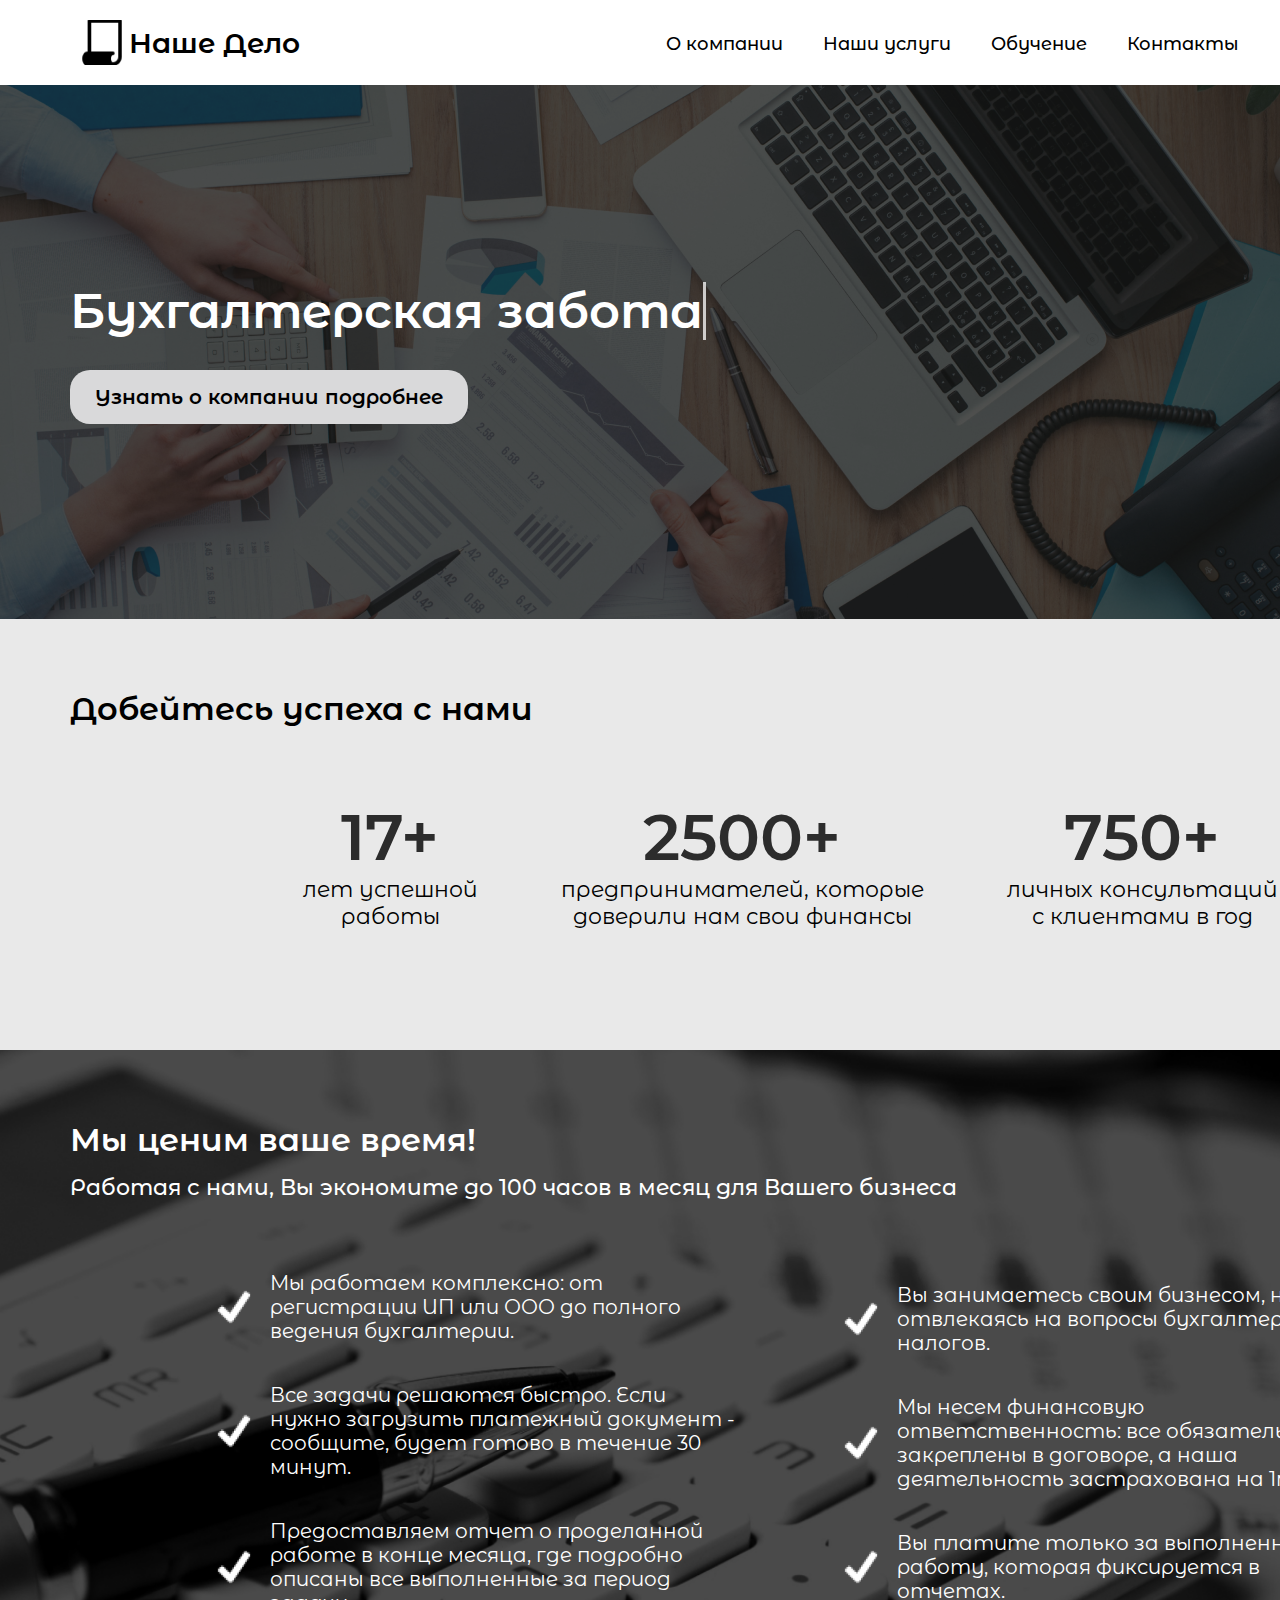
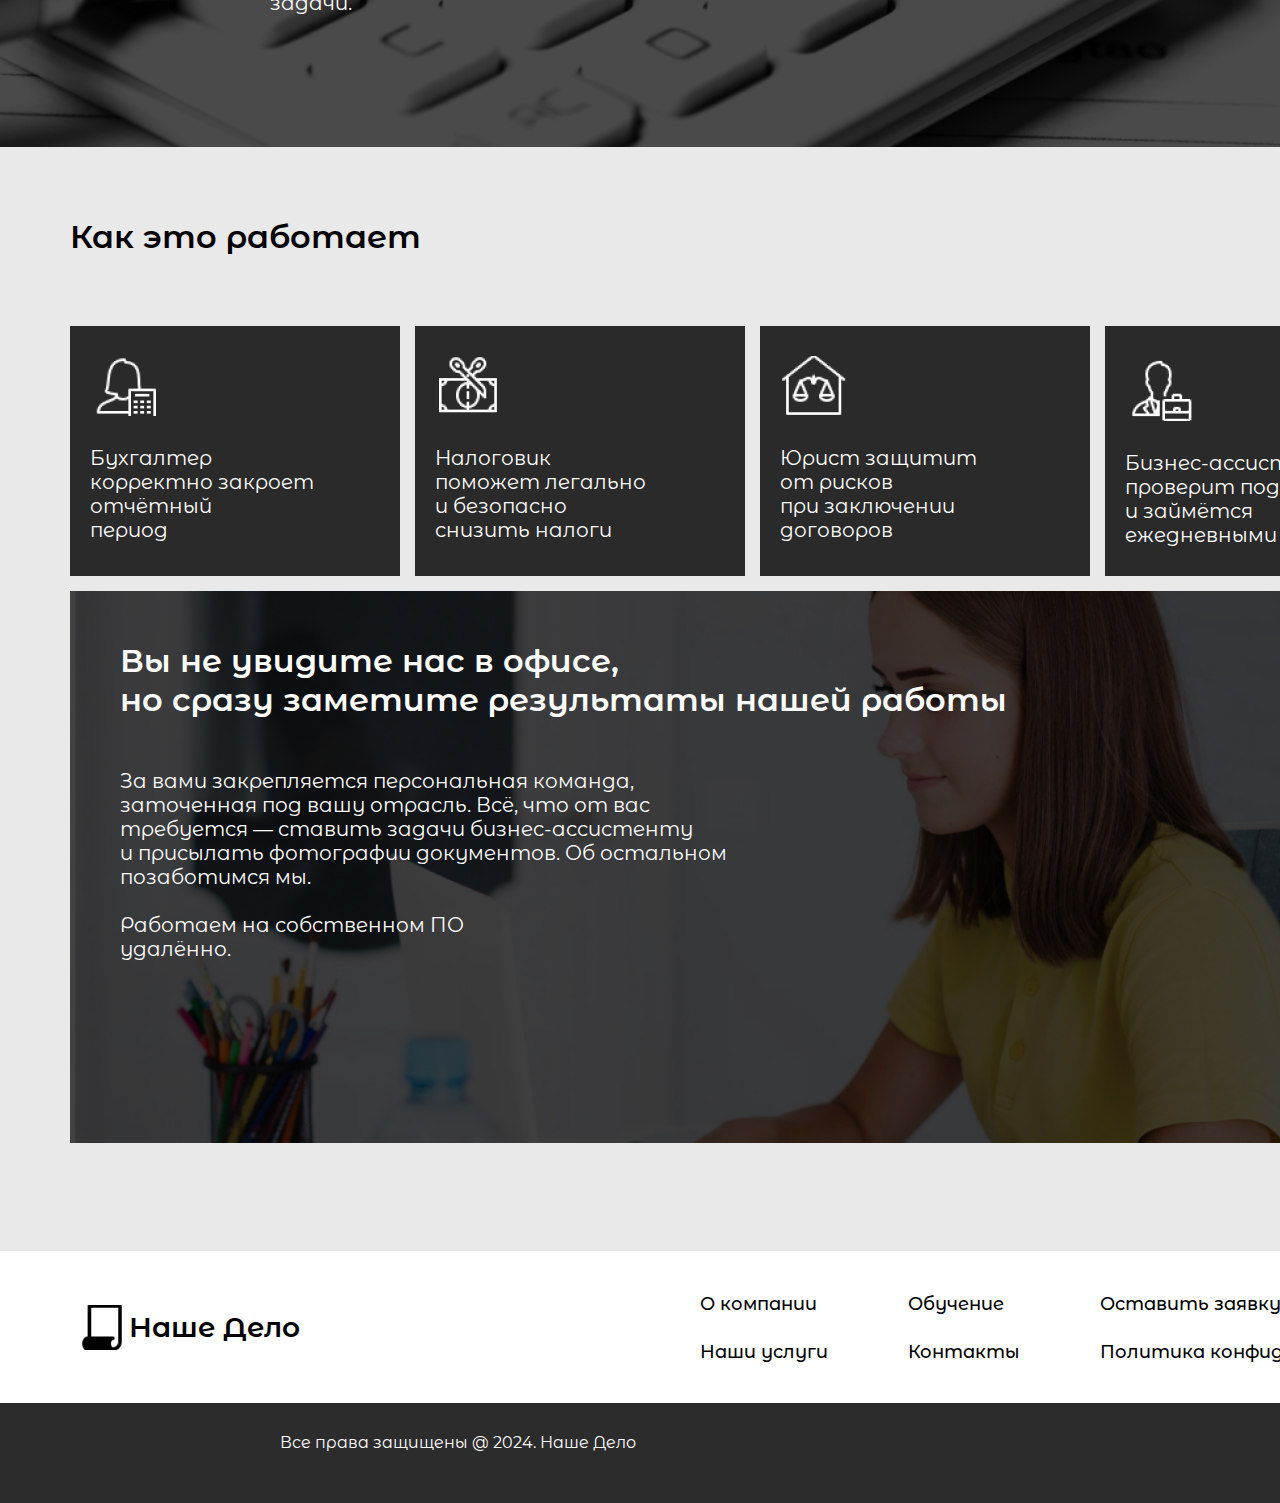
<file: index.html>
<!DOCTYPE html>
<html lang="en">
  <head>
    <meta charset="UTF-8" />
    <meta name="viewport" content="width=device-width, initial-scale=1.0" />
    <title>Наше дело</title>
    <link rel="stylesheet" href="./css/main.css" />
    <link rel="stylesheet" href="./css/adaptiv.css" />
    <link rel="stylesheet" href="./css/dark.css" />
    <link rel="icon" href="./img/logo.png" />
  </head>
  <body>
    <header class="container">
      <div class="main-menu">
        <a class="logo" href="./index.html">
          <img src="./img/logo.png" alt="" />
          <h1>Наше Дело</h1>
        </a>
        <nav>
          <div class="links">
            <ul>
              <li><a href="./pages/about.html">О компании</a></li>
              <li><a href="./pages/services.html">Наши услуги</a></li>
              <li><a href="./pages/training.html">Обучение</a></li>
              <li><a href="./pages/contacts.html">Контакты</a></li>
              <li><a href="./pages/admin.html">Админ</a></li>
            </ul>
          </div>
          <div class="btns">
            <a href="#" id="theme-toggle"><img src="./img/dark.png" alt="" /></a>
            <a href="#" class="vhodd vhodd414"><img src="./img/login.png" alt="" /></a>
          </div>
        </nav>
      </div>

      <!-- burger -->
      <div class="menu-375">
        <a class="logo" href="./index.html">
          <img src="./img/logo.png" alt="" />
          <h1>Наше Дело</h1>
        </a>
        <div class="btns">
          <a href="#" id="theme-toggle2"><img src="./img/dark.png" alt="" /></a>
          <a href="#" class="vhodd" id="vhodik"><img src="./img/login.png" alt="" /></a>
          <div class="burger-menu">
            <img src="./img/burger-menu.png" alt="" />
          </div>
        </div>
      </div>
      <div class="sub-menu-375">
        <nav class="sub-menu-375-links">
          <ul>
            <li><a href="./pages/about.html">О компании</a></li>
            <li><a href="./pages/services.html">Наши услуги</a></li>
            <li><a href="./pages/training.html">Обучение</a></li>
            <li><a href="./pages/contacts.html">Контакты</a></li>
            <li><a href="./pages/admin.html">Админ</a></li>
          </ul>
        </nav>
      </div>
    </header>

    <main>
      <div class="main">
        <div class="main-content container">
          <h1>Бухгалтерская забота о вашем бизнесе</h1>
          <a class="button" href="./pages/about.html"
            >Узнать о компании подробнее</a
          >
        </div>
      </div>

      <div class="block2">
        <div class="block2-content container">
          <h1>Добейтесь успеха с нами</h1>
          <div class="block2-cards">
            <div class="card card1">
              <h2>17+</h2>
              <p>
                лет успешной <br />
                работы
              </p>
            </div>

            <div class="card card2">
              <h2>2500+</h2>
              <p>предпринимателей, которые доверили нам свои финансы</p>
            </div>

            <div class="card card3">
              <h2>750+</h2>
              <p>
                личных консультаций <br />
                с клиентами в год
              </p>
            </div>
          </div>
        </div>
      </div>

      <div class="block3">
        <div class="block3-content container">
          <h1>Мы ценим ваше время!</h1>
          <p>
            Работая с нами, Вы экономите до 100 часов в месяц для Вашего бизнеса
          </p>
          <div class="block3-cards">
            <div class="block3-cards-left">
              <div class="card">
                <img src="./img/check mark.png" alt="" />
                <p>
                  Мы работаем комплексно: от регистрации ИП или ООО до полного
                  ведения бухгалтерии.
                </p>
              </div>

              <div class="card">
                <img src="./img/check mark.png" alt="" />
                <p>
                  Все задачи решаются быстро. Если нужно загрузить платежный
                  документ - сообщите, будет готово в течение 30 минут.
                </p>
              </div>

              <div class="card">
                <img src="./img/check mark.png" alt="" />
                <p>
                  Предоставляем отчет о проделанной работе в конце месяца, где
                  подробно описаны все выполненные за период задачи.
                </p>
              </div>
            </div>

            <div class="block3-cards-right">
              <div class="card">
                <img src="./img/check mark.png" alt="" />
                <p>
                  Вы занимаетесь своим бизнесом, не отвлекаясь на вопросы
                  бухгалтерии и налогов.
                </p>
              </div>

              <div class="card">
                <img src="./img/check mark.png" alt="" />
                <p>
                  Мы несем финансовую ответственность: все обязательства
                  закреплены в договоре, а наша деятельность застрахована на
                  1млн ₽
                </p>
              </div>

              <div class="card">
                <img src="./img/check mark.png" alt="" />
                <p>
                  Вы платите только за выполненную работу, которая фиксируется в
                  отчетах.
                </p>
              </div>
            </div>
          </div>
        </div>
      </div>

      <div class="block4">
        <div class="block4-content container">
          <div class="h1-btn">
            <h1>Как это работает</h1>
          </div>

          <div class="block4-cards">
            <div class="block4-cards-top">
              <div class="block4-cards12">
                <div class="card">
                  <img src="./img/block4-1.png" alt="" />
                  <p>
                    Бухгалтер <br />
                    корректно закроет <br />отчётный <br />
                    период
                  </p>
                </div>

                <div class="card">
                  <img src="./img/block4-2.png" alt="" />
                  <p>
                    Налоговик <br />
                    поможет легально <br />
                    и безопасно <br />
                    снизить налоги
                  </p>
                </div>
              </div>

              <div class="block4-cards12">
                <div class="card">
                  <img src="./img/block4-3.png" alt="" />
                  <p>
                    Юрист защитит <br />
                    от рисков <br />
                    при заключении <br />
                    договоров
                  </p>
                </div>

                <div class="card">
                  <img src="./img/block4-4.png" alt="" />
                  <p>
                    Бизнес-ассистент <br />
                    проверит подрядчиков <br />
                    и займётся <br />
                    ежедневными задачами
                  </p>
                </div>
              </div>
            </div>

            <div class="block4-cards-bottom">
              <h1>
                Вы не увидите нас в офисе, <br />
                но сразу заметите результаты нашей работы
              </h1>
              <p>
                За вами закрепляется персональная команда, <br />
                заточенная под вашу отрасль. Всё, что от вас <br />
                требуется — ставить задачи бизнес-ассистенту <br />
                и присылать фотографии документов. Об остальном
                <br />позаботимся мы.<br />
                <br />Работаем на собственном ПО <br />удалённо.
              </p>
            </div>
          </div>
        </div>
      </div>
    </main>
    <footer>
      <div class="container">
        <div>
          <div class="footer-top">
            <a class="logo" href="./index.html">
              <img src="./img/logo.png" alt="" />
              <h1>Наше Дело</h1>
            </a>
            <div class="links">
              <div class="links1">
                <a href="./pages/about.html">О компании</a> <br />
                <br />
                <a href="./pages/services.html">Наши услуги</a>
              </div>
              <div class="links1">
                <a href="./pages/training.html">Обучение</a> <br />
                <br />
                <a href="./pages/contacts.html">Контакты</a>
              </div>
              <div class="links1">
                <a href="./pages/request.html">Оставить заявку</a> <br />
                <br />
                <a href="#">Политика конфиденциальности</a>
              </div>
            </div>
          </div>
        </div>
      </div>

      <!-- footer mobile -->
      <footer class="footer-mobile">
        <a class="logo" href="./index.html">
          <img src="./img/logo.png" alt="" />
          <h1>Наше Дело</h1>
        </a>

        <div class="footer-mobile-links">
          <div class="footer-mobile-links-top">
            <div class="footer-mobile-links-right">
              <a href="./pages/about.html">О компании</a>
              <a href="./pages/services.html">Наши услуги</a>
            </div>
            <div class="footer-mobile-links-left">
              <a href="./pages/training.html">Образование</a>
              <a href="./pages/contacts.html">Контакты</a>
            </div>
          </div>
          <a href="#">Политика конфиденциальности</a>
        </div>
      </footer>

      <div class="footer-bottom">
        <div class="footer-bottom-content">
          <p>Все права защищены @ 2024. Наше Дело</p>
        </div>
      </div>
    </footer>

    <div class="popups">
      <div class="popup open-login">
        <img src="./img/x.png" alt="" class="x" />
        <h1>Авторизация</h1>
        <form class="form-login">
          <input
            type="email"
            class="input-name"
            placeholder="Ваш E-mail"
            required
          />
          <input
            type="password"
            class="input-pass"
            placeholder="Введите пароль"
            required
          />
        </form>

        <div class="popup-btns">
          <button class="popup-btn button open-request">Авторизоваться</button>
          <p class="or">или</p>
          <button class="popup-btn open-registr button">
            Зарегистрироваться
          </button>
        </div>
        <p>Нажимая кнопку, вы даете согласие на обработку данных</p>
      </div>

      <div class="popup2 open-registr">
        <img src="./img/x.png" alt="" class="x" />
        <h1>Регистрация</h1>
        <form class="form-registr">
          <input
            type="text"
            class="input-name"
            placeholder="Фамилия"
            required
          />
          <input type="text" class="input-name" placeholder="Имя" required />
          <input
            type="text"
            class="input-name"
            placeholder="Отчество"
            required
          />
          <input
            type="text"
            class="input-phone"
            placeholder="+7 (999) 111-22-33"
            required
          />
          <input
            type="email"
            class="input-name"
            placeholder="Ваш E-mail"
            required
          />
          <input
            type="password"
            class="input-pass"
            placeholder="Придумайте пароль"
            required
          />
          <input
            type="password"
            class="input-pass"
            placeholder="Повторите пароль"
            required
          />
        </form>

        <div class="popup-btns popup-btns2">
          <button class="popup-btn button">Зарегистрироваться</button>
        </div>
        <p>Нажимая кнопку, вы даете согласие на обработку данных</p>
      </div>
    </div>

    <script src="./js/main.js"></script>
    <script src="./js/dark.js"></script>
  </body>
</html>
</file>
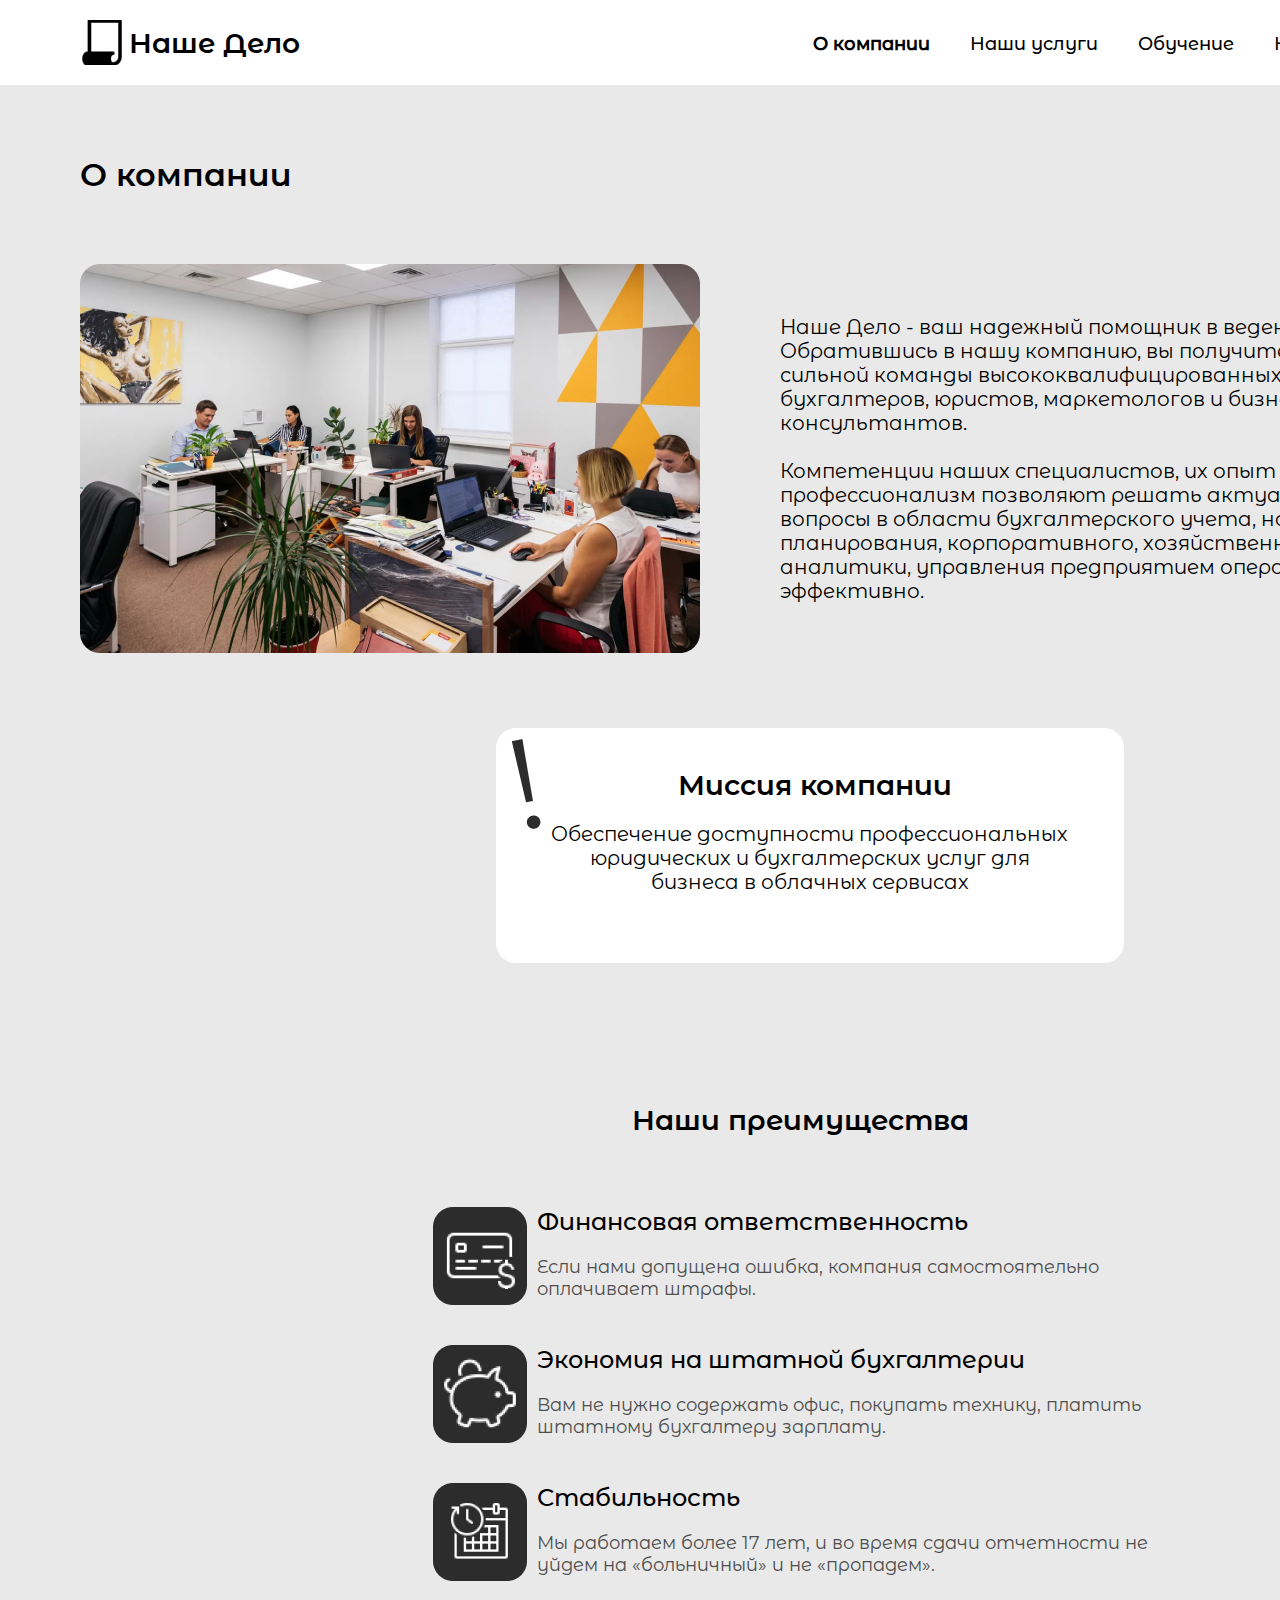
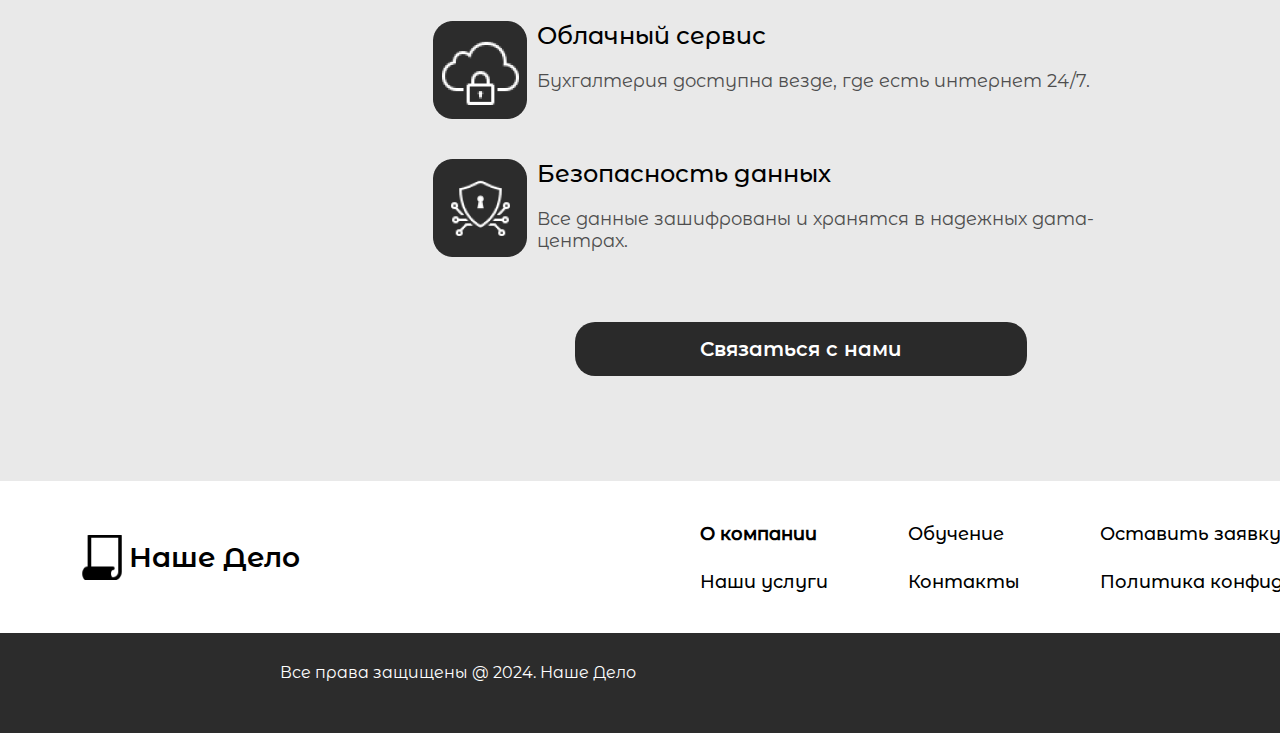
<file: pages/about.html>
<!DOCTYPE html>
<html lang="en">
  <head>
    <meta charset="UTF-8" />
    <meta name="viewport" content="width=device-width, initial-scale=1.0" />
    <title>Наше дело</title>
    <link rel="stylesheet" href="../css/main.css" />
    <link rel="stylesheet" href="../css/adaptiv.css" />
    <link rel="stylesheet" href="../css/dark.css">
    <link rel="icon" href="../img/logo.png">
  </head>
  <body>
    <header class="container">
      <div class="main-menu">
        <a class="logo" href="../index.html">
          <img src="../img/logo.png" alt="" />
          <h1>Наше Дело</h1>
        </a>
        <nav>
          <div class="links">
            <ul>
              <li><a href="./about.html" class="active">О компании</a></li>
              <li><a href="./services.html">Наши услуги</a></li>
              <li><a href="./training.html">Обучение</a></li>
              <li><a href="./contacts.html">Контакты</a></li>
              <li><a href="./admin.html">Админ</a></li>
            </ul>
          </div>
        </nav>
      </div>

      <!-- burger -->
      <div class="menu-375">
        <a class="logo" href="../index.html">
          <img src="../img/logo.png" alt="" />
          <h1>Наше Дело</h1>
        </a>
        <div class="btns">
          <div class="burger-menu">
            <img src="../img/burger-menu.png" alt="" />
          </div>
        </div>
      </div>
      <div class="sub-menu-375">
        <nav class="sub-menu-375-links">
          <ul>
            <li><a href="./about.html">О компании</a></li>
            <li><a href="./services.html">Наши услуги</a></li>
            <li><a href="./training.html">Обучение</a></li>
            <li><a href="./contacts.html">Контакты</a></li>
            <li><a href="./admin.html">Админ</a></li>
          </ul>
        </nav>
      </div>
    </header>

    <main class="main-about">
      <div class="container">
        <h1>О компании</h1>
        <div class="about-block1">
          <img src="../img/about.png" alt="" />
          <p>
            Наше Дело - ваш надежный помощник в ведении бизнеса.
            Обратившись в нашу компанию, вы получите помощь сильной команды
            высококвалифицированных бухгалтеров, юристов, маркетологов и
            бизнес-консультантов. <br />
            <br />
            Компетенции наших специалистов, их опыт и профессионализм позволяют
            решать актуальные вопросы в области бухгалтерского учета, налогового
            планирования, корпоративного, хозяйственного права, аналитики,
            управления предприятием оперативно и эффективно.
          </p>
        </div>

        <div class="about-block2">
          <h2>Миссия компании</h2>
          <p>
            Обеспечение доступности профессиональных юридических и бухгалтерских
            услуг для бизнеса в облачных сервисах
          </p>
        </div>

        <div class="about-block3">
          <h1>Наши преимущества</h1>
          <div class="about-block3-cards">
            <div class="card">
              <img src="../img/about card1.png" alt="" />
              <div class="card-text">
                <h2>Финансовая ответственность</h2>
                <p>
                  Если нами допущена ошибка, компания самостоятельно оплачивает
                  штрафы.
                </p>
              </div>
            </div>

            <div class="card">
              <img src="../img/about card2.png" alt="" />
              <div class="card-text">
                <h2>Экономия на штатной бухгалтерии</h2>
                <p>
                  Вам не нужно содержать офис, покупать технику, платить
                  штатному бухгалтеру зарплату.
                </p>
              </div>
            </div>

            <div class="card">
              <img src="../img/about card3.png" alt="" />
              <div class="card-text">
                <h2>Стабильность</h2>
                <p>
                  Мы работаем более 17 лет, и во время сдачи отчетности не уйдем
                  на «больничный» и не «пропадем».
                </p>
              </div>
            </div>

            <div class="card">
              <img src="../img/about card4.png" alt="" />
              <div class="card-text">
                <h2>Облачный сервис</h2>
                <p>Бухгалтерия доступна везде, где есть интернет 24/7.</p>
              </div>
            </div>

            <div class="card">
              <img src="../img/about card5.png" alt="" />
              <div class="card-text">
                <h2>Безопасность данных</h2>
                <p>
                  Все данные зашифрованы и хранятся в надежных дата-центрах.
                </p>
              </div>
            </div>
          </div>

          <div class="connection">
            <a href="./contacts.html" class="connection-button button"
              >Связаться с нами</a
            >
          </div>
        </div>
      </div>
    </main>

    <footer>
      <div class="container">
        <div>
          <div class="footer-top">
            <a class="logo" href="../index.html">
              <img src="../img/logo.png" alt="" />
              <h1>Наше Дело</h1>
            </a>
            <div class="links">
              <div class="links1">
                <a href="./about.html" class="active">О компании</a> <br />
                <br />
                <a href="./services.html">Наши услуги</a>
              </div>
              <div class="links1">
                <a href="./training.html">Обучение</a> <br />
                <br />
                <a href="./contacts.html">Контакты</a>
              </div>
              <div class="links1">
                <a href="./request.html">Оставить заявку</a> <br />
                <br />
                <a href="#">Политика конфиденциальности</a>
              </div>
            </div>
          </div>
        </div>
      </div>

      <!-- footer mobile -->
      <footer class="footer-mobile">
        <a class="logo" href="../index.html">
          <img src="../img/logo.png" alt="" />
          <h1>Наше Дело</h1>
        </a>

        <div class="footer-mobile-links">
          <div class="footer-mobile-links-top">
            <div class="footer-mobile-links-right">
              <a href="./about.html">О компании</a>
              <a href="./services.html">Наши услуги</a>
            </div>
            <div class="footer-mobile-links-left">
              <a href="./training.html">Обучение</a> 
              <a href="./contacts.html">Контакты</a>
            </div>
          </div>
          <a href="#">Политика конфиденциальности</a>
        </div>
      </footer>

      <div class="footer-bottom">
        <div class="footer-bottom-content">
          <p>Все права защищены @ 2024. Наше Дело</p>
        </div>
      </div>
    </footer>

    

    <script src="../js/main.js"></script>
    <script src="../js/dark.js"></script>
  </body>
</html>
</file>
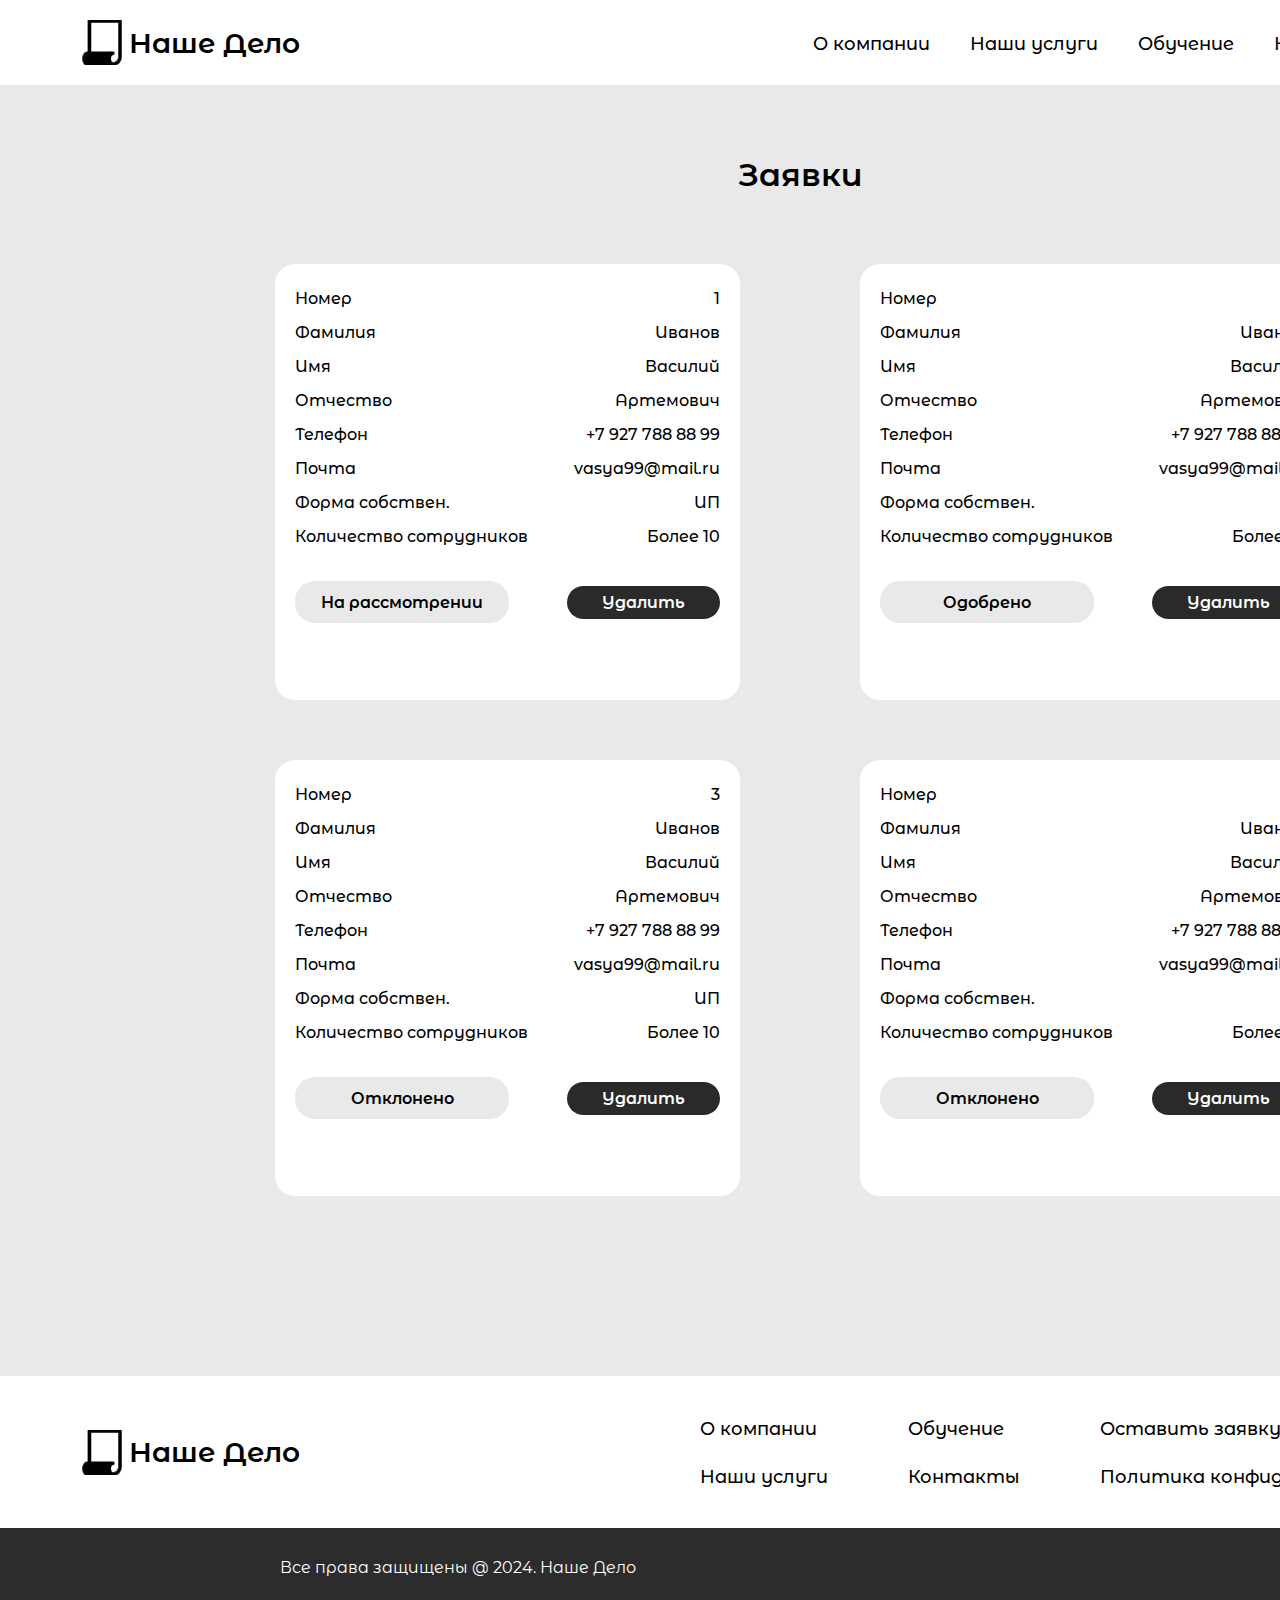
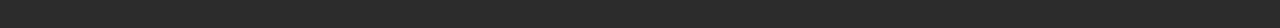
<file: pages/admin.html>
<!DOCTYPE html>
<html lang="en">
  <head>
    <meta charset="UTF-8" />
    <meta name="viewport" content="width=device-width, initial-scale=1.0" />
    <title>Наше дело</title>
    <link rel="stylesheet" href="../css/main.css" />
    <link rel="stylesheet" href="../css/adaptiv.css" />
    <link rel="stylesheet" href="../css/dark.css">
    <link rel="icon" href="../img/logo.png" />
  </head>
  <body>
    <header class="container">
      <div class="main-menu">
        <a class="logo" href="../index.html">
          <img src="../img/logo.png" alt="" />
          <h1>Наше Дело</h1>
        </a>
        <nav>
          <div class="links">
            <ul>
              <li><a href="./about.html">О компании</a></li>
              <li><a href="./services.html" >Наши услуги</a></li>
              <li><a href="./training.html">Обучение</a></li>
              <li><a href="./contacts.html">Контакты</a></li>
              <li><a href="./admin.html" class="active">Админ</a></li>
            </ul>
          </div>
        </nav>
      </div>

      <!-- burger -->
      <div class="menu-375">
        <a class="logo" href="../index.html">
          <img src="../img/logo.png" alt="" />
          <h1>Наше Дело</h1>
        </a>
        <div class="btns">
          <div class="burger-menu">
            <img src="../img/burger-menu.png" alt="" />
          </div>
        </div>
      </div>
      <div class="sub-menu-375">
        <nav class="sub-menu-375-links">
          <ul>
            <li><a href="./about.html">О компании</a></li>
            <li><a href="./services.html">Наши услуги</a></li>
            <li><a href="./training.html">Обучение</a></li>
            <li><a href="./contacts.html">Контакты</a></li>
            <li><a href="./admin.html">Админ</a></li>
          </ul>
        </nav>
      </div>
    </header>
    <main class="main-admin">
      <div class="container">
        <h1>Заявки</h1>
        <div class="request-cards">
          <div class="card">
            <div class="card-content">
              <div class="str">
                <p>Номер</p>
                <p>1</p>
              </div>

              <div class="str">
                <p>Фамилия</p>
                <p>Иванов</p>
              </div>

              <div class="str">
                <p>Имя</p>
                <p>Василий</p>
              </div>

              <div class="str">
                <p>Отчество</p>
                <p>Артемович</p>
              </div>

              <div class="str">
                <p>Телефон</p>
                <p>+7 927 788 88 99</p>
              </div>

              <div class="str">
                <p>Почта</p>
                <p>vasya99@mail.ru</p>
              </div>

              <div class="str">
                <p>Форма собствен.</p>
                <p>ИП</p>
              </div>

              <div class="str">
                <p>Количество сотрудников</p>
                <p>Более 10</p>
              </div>

              <div class="select-btn">
                <select name="status" id="status">
                  <div class="options">
                    <option value="rassmotr" selected>На рассмотрении</option>
                    <option value="odobr">Одобрено</option>
                    <option value="otklon">Отклонено</option>
                  </div>
                </select>

                <button type="submit" class="button">Удалить</button>
              </div>
            </div>
          </div>

          <div class="card">
            <div class="card-content">
              <div class="str">
                <p>Номер</p>
                <p>2</p>
              </div>

              <div class="str">
                <p>Фамилия</p>
                <p>Иванов</p>
              </div>

              <div class="str">
                <p>Имя</p>
                <p>Василий</p>
              </div>

              <div class="str">
                <p>Отчество</p>
                <p>Артемович</p>
              </div>

              <div class="str">
                <p>Телефон</p>
                <p>+7 927 788 88 99</p>
              </div>

              <div class="str">
                <p>Почта</p>
                <p>vasya99@mail.ru</p>
              </div>

              <div class="str">
                <p>Форма собствен.</p>
                <p>ИП</p>
              </div>

              <div class="str">
                <p>Количество сотрудников</p>
                <p>Более 10</p>
              </div>

              <div class="select-btn">
                <select name="status" id="status">
                  <div class="options">
                    <option value="rassmotr">На рассмотрении</option>
                    <option value="odobr" selected>Одобрено</option>
                    <option value="otklon">Отклонено</option>
                  </div>
                </select>

                <button type="submit" class="button">Удалить</button>
              </div>
            </div>
          </div>
        </div>

        <div class="request-cards">
          <div class="card">
            <div class="card-content">
              <div class="str">
                <p>Номер</p>
                <p>3</p>
              </div>

              <div class="str">
                <p>Фамилия</p>
                <p>Иванов</p>
              </div>

              <div class="str">
                <p>Имя</p>
                <p>Василий</p>
              </div>

              <div class="str">
                <p>Отчество</p>
                <p>Артемович</p>
              </div>

              <div class="str">
                <p>Телефон</p>
                <p>+7 927 788 88 99</p>
              </div>

              <div class="str">
                <p>Почта</p>
                <p>vasya99@mail.ru</p>
              </div>

              <div class="str">
                <p>Форма собствен.</p>
                <p>ИП</p>
              </div>

              <div class="str">
                <p>Количество сотрудников</p>
                <p>Более 10</p>
              </div>

              <div class="select-btn">
                <select name="status" id="status">
                  <div class="options">
                    <option value="rassmotr">На рассмотрении</option>
                    <option value="odobr">Одобрено</option>
                    <option value="otklon" selected>Отклонено</option>
                  </div>
                </select>

                <button type="submit" class="button">Удалить</button>
              </div>
            </div>
          </div>

          <div class="card">
            <div class="card-content">
              <div class="str">
                <p>Номер</p>
                <p>4</p>
              </div>

              <div class="str">
                <p>Фамилия</p>
                <p>Иванов</p>
              </div>

              <div class="str">
                <p>Имя</p>
                <p>Василий</p>
              </div>

              <div class="str">
                <p>Отчество</p>
                <p>Артемович</p>
              </div>

              <div class="str">
                <p>Телефон</p>
                <p>+7 927 788 88 99</p>
              </div>

              <div class="str">
                <p>Почта</p>
                <p>vasya99@mail.ru</p>
              </div>

              <div class="str">
                <p>Форма собствен.</p>
                <p>ИП</p>
              </div>

              <div class="str">
                <p>Количество сотрудников</p>
                <p>Более 10</p>
              </div>

              <div class="select-btn">
                <select name="status" id="status">
                  <div class="options">
                    <option value="rassmotr">На рассмотрении</option>
                    <option value="odobr">Одобрено</option>
                    <option value="otklon" selected>Отклонено</option>
                  </div>
                </select>

                <button type="submit" class="button">Удалить</button>
              </div>
            </div>
          </div>
        </div>
      </div>
    </main>
    <footer>
      <div class="container">
        <div>
          <div class="footer-top">
            <a class="logo" href="../index.html">
              <img src="../img/logo.png" alt="" />
              <h1>Наше Дело</h1>
            </a>
            <div class="links">
              <div class="links1">
                <a href="./about.html">О компании</a> <br />
                <br />
                <a href="./services.html">Наши услуги</a>
              </div>
              <div class="links1">
                <a href="./training.html">Обучение</a> <br />
                <br />
                <a href="./contacts.html">Контакты</a>
              </div>
              <div class="links1">
                <a href="./request.html">Оставить заявку</a> <br />
                <br />
                <a href="#">Политика конфиденциальности</a>
              </div>
            </div>
          </div>
        </div>
      </div>

      <!-- footer mobile -->
      <footer class="footer-mobile">
        <a class="logo" href="../index.html">
          <img src="../img/logo.png" alt="" />
          <h1>Наше Дело</h1>
        </a>

        <div class="footer-mobile-links">
          <div class="footer-mobile-links-top">
            <div class="footer-mobile-links-right">
              <a href="./about.html">О компании</a>
              <a href="./services.html">Наши услуги</a>
            </div>
            <div class="footer-mobile-links-left">
              <a href="./training.html">Обучение</a>
              <a href="./contacts.html">Контакты</a>
            </div>
          </div>
          <a href="#">Политика конфиденциальности</a>
        </div>
      </footer>

      <div class="footer-bottom">
        <div class="footer-bottom-content">
          <p>Все права защищены @ 2024. Наше Дело</p>
        </div>
      </div>
    </footer>

    <script src="../js/main.js"></script>
    <script src="../js/dark.js"></script>
  </body>
</html>
</file>
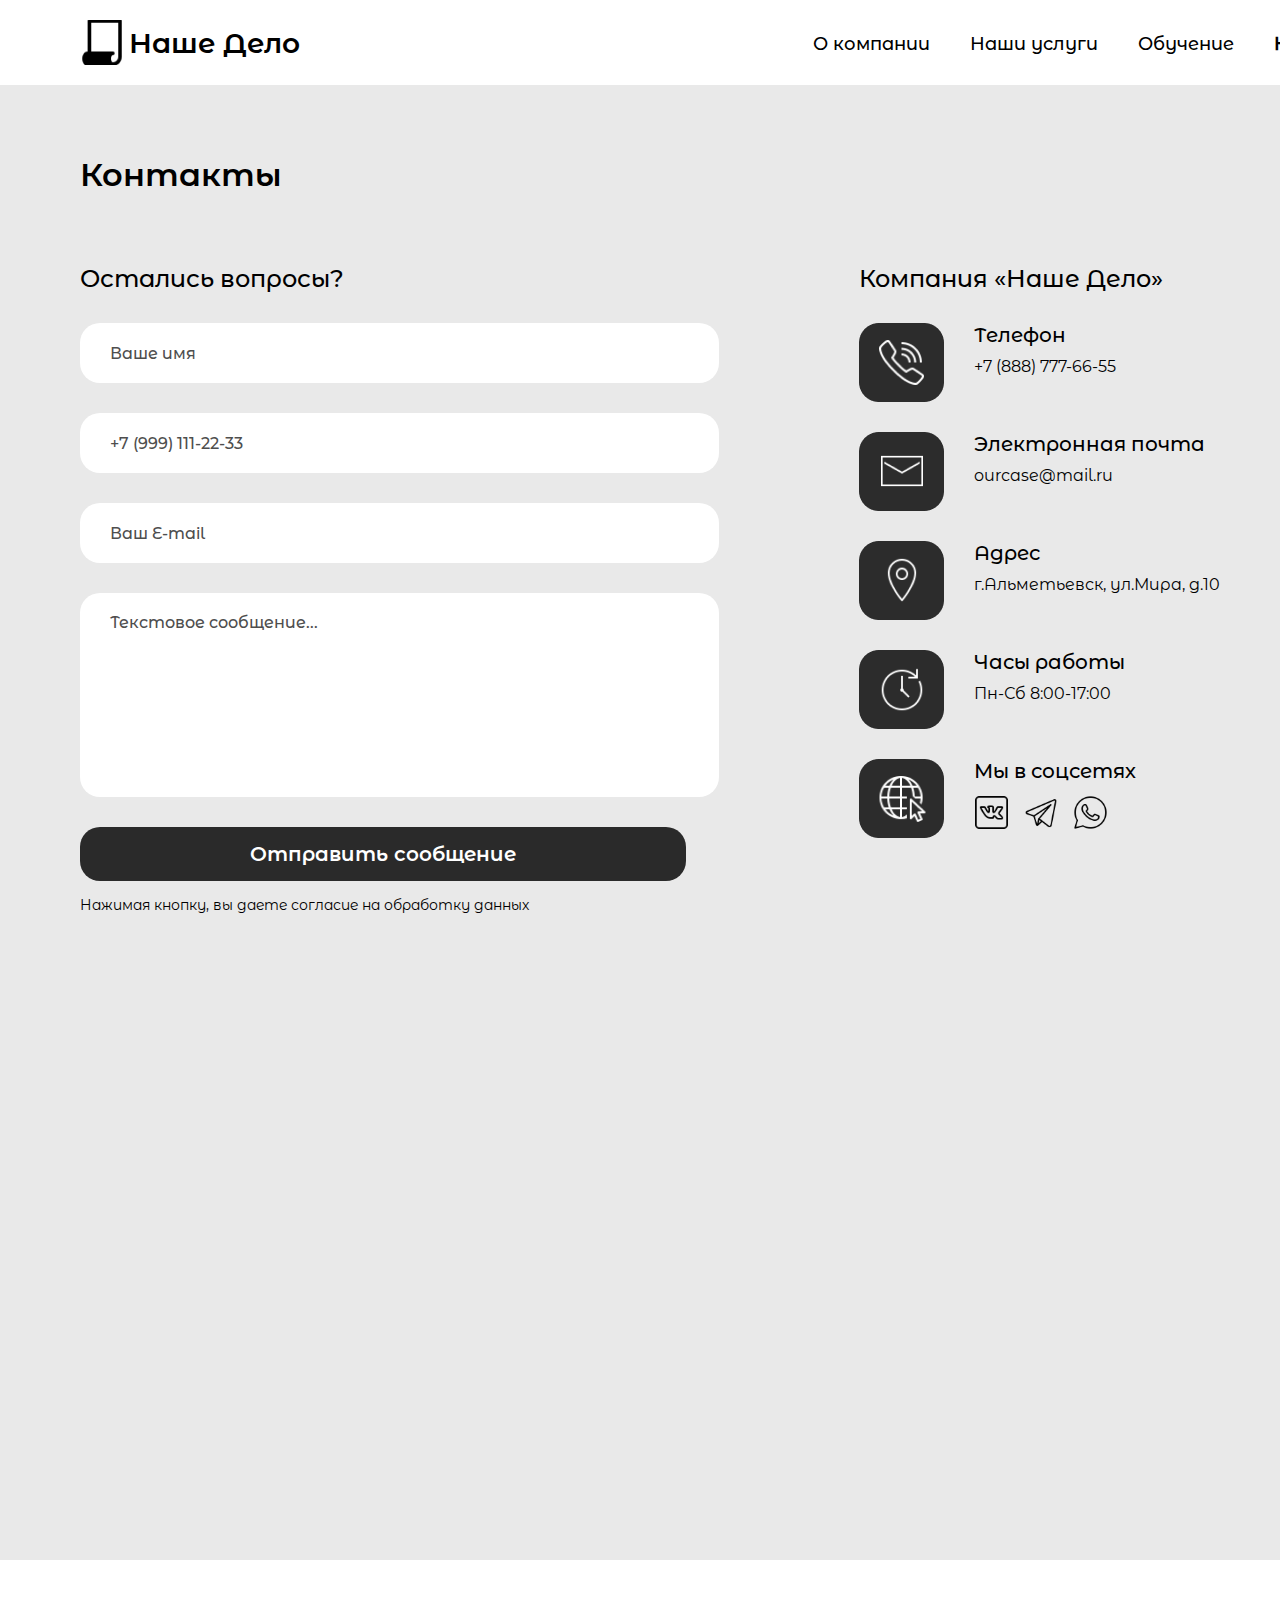
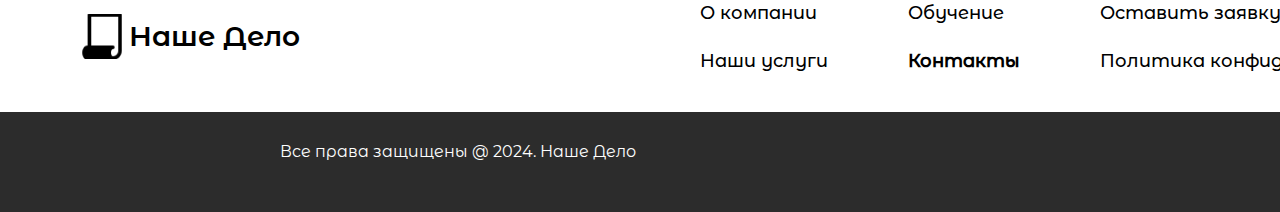
<file: pages/contacts.html>
<!DOCTYPE html>
<html lang="en">
  <head>
    <meta charset="UTF-8" />
    <meta name="viewport" content="width=device-width, initial-scale=1.0" />
    <title>Наше дело</title>
    <link rel="stylesheet" href="../css/main.css" />
    <link rel="stylesheet" href="../css/adaptiv.css" />
    <link rel="stylesheet" href="../css/dark.css">
    <link rel="icon" href="../img/logo.png">
  </head>
  <body class="">
    <header class="container">
      <div class="main-menu">
        <a class="logo" href="../index.html">
          <img src="../img/logo.png" alt="" />
          <h1>Наше Дело</h1>
        </a>
        <nav>
          <div class="links">
            <ul>
              <li><a href="./about.html">О компании</a></li>
              <li><a href="./services.html">Наши услуги</a></li>
              <li><a href="./training.html" >Обучение</a></li>
              <li><a href="./contacts.html" class="active">Контакты</a></li>
              <li><a href="./admin.html">Админ</a></li>
            </ul>
          </div>
        </nav>
      </div>

      <!-- burger -->
      <div class="menu-375">
        <a class="logo" href="../index.html">
          <img src="../img/logo.png" alt="" />
          <h1>Наше Дело</h1>
        </a>
        <div class="btns">
          <div class="burger-menu">
            <img src="../img/burger-menu.png" alt="" />
          </div>
        </div>
      </div>
      <div class="sub-menu-375">
        <nav class="sub-menu-375-links">
          <ul>
            <li><a href="./about.html">О компании</a></li>
            <li><a href="./services.html">Наши услуги</a></li>
            <li><a href="./training.html">Обучение</a></li>
            <li><a href="./contacts.html">Контакты</a></li>
            <li><a href="./admin.html">Админ</a></li>
          </ul>
        </nav>
      </div>
    </header>

    <main class="main-contacts">
      <div class="container">
        <h1>Контакты</h1>

        <div class="main-contacts-content">
          <form class="contacts-forma">
            <h2>Остались вопросы?</h2>
            <div class="forma">
              <input
                type="text"
                class="input-name"
                placeholder="Ваше имя"
                required
              />
              <input
                type="text"
                class="input-phone"
                placeholder="+7 (999) 111-22-33"
                required
              />
              <input
                type="email"
                class="input-name"
                placeholder="Ваш E-mail"
                required
              />
              <textarea
                name="message"
                class="textarea-message"
                placeholder="Текстовое сообщение..."
                required
              ></textarea>
            </div>
            <button type="submit" class="button">Отправить сообщение</button>
            <p>Нажимая кнопку, вы даете согласие на обработку данных</p>
          </form>

          <div class="contacts">
            <h2>Компания «Наше Дело»</h2>
            <div class="contacts-content">
              <img src="../img/тел.png" alt="" />
              <div class="contacts-content-text">
                <h3>Телефон</h3>
                <p>+7 (888) 777-66-55</p>
              </div>
            </div>

            <div class="contacts-content">
              <img src="../img/почта.png" alt="" />
              <div class="contacts-content-text">
                <h3>Электронная почта</h3>
                <p>ourсase@mail.ru</p>
              </div>
            </div>

            <div class="contacts-content">
              <img src="../img/адрес.png" alt="" />
              <div class="contacts-content-text">
                <h3>Адрес</h3>
                <p>г.Альметьевск, ул.Мира, д.10</p>
              </div>
            </div>

            <div class="contacts-content">
              <img src="../img/режим работы.png" alt="" />
              <div class="contacts-content-text">
                <h3>Часы работы</h3>
                <p>Пн-Сб 8:00-17:00</p>
              </div>
            </div>

            <div class="contacts-content">
              <img src="../img/соцсети.png" alt="" />
              <div class="contacts-content-text">
                <h3>Мы в соцсетях</h3>
                <div class="social">
                  <a href=""><img src="../img/vk.svg" alt="" /></a>
                  <a href=""><img src="../img/tg.svg" alt="" /></a>
                  <a href=""><img src="../img/whats.svg" alt="" /></a>
                </div>
              </div>
            </div>
          </div>
        </div>
      </div>
      <iframe
        src="https://yandex.ru/map-widget/v1/?um=constructor%3A0fef0f33aa51143349e69105619e559ce6aad00892ef994eca78a67ad0537c9b&amp;source=constructor"
        frameborder="0"
        class="yandex"
      ></iframe>
    </main>

    <footer>
      <div class="container">
        <div>
          <div class="footer-top">
            <a class="logo" href="../index.html">
              <img src="../img/logo.png" alt="" />
              <h1>Наше Дело</h1>
            </a>
            <div class="links">
              <div class="links1">
                <a href="./about.html">О компании</a> <br />
                <br />
                <a href="./services.html">Наши услуги</a>
              </div>
              <div class="links1">
                <a href="./training.html">Обучение</a> <br />
                <br />
                <a href="./contacts.html" class="active">Контакты</a>
              </div>
              <div class="links1">
                <a href="./request.html">Оставить заявку</a> <br />
                <br />
                <a href="#">Политика конфиденциальности</a>
              </div>
            </div>
          </div>
        </div>
      </div>

      <!-- footer mobile -->
      <footer class="footer-mobile">
        <a class="logo" href="../index.html">
          <img src="../img/logo.png" alt="" />
          <h1>Наше Дело</h1>
        </a>

        <div class="footer-mobile-links">
          <div class="footer-mobile-links-top">
            <div class="footer-mobile-links-right">
              <a href="./about.html">О компании</a>
              <a href="./services.html">Наши услуги</a>
            </div>
            <div class="footer-mobile-links-left">
              <a href="./training.html">Обучение</a>
              <a href="./contacts.html">Контакты</a>
            </div>
          </div>
          <a href="#">Политика конфиденциальности</a>
        </div>
      </footer>

      <div class="footer-bottom">
        <div class="footer-bottom-content">
          <p>Все права защищены @ 2024. Наше Дело</p>
        </div>
      </div>
    </footer>

    
    <script src="../js/main.js"></script>
    <script src="../js/dark.js"></script>
  </body>
</html>
</file>
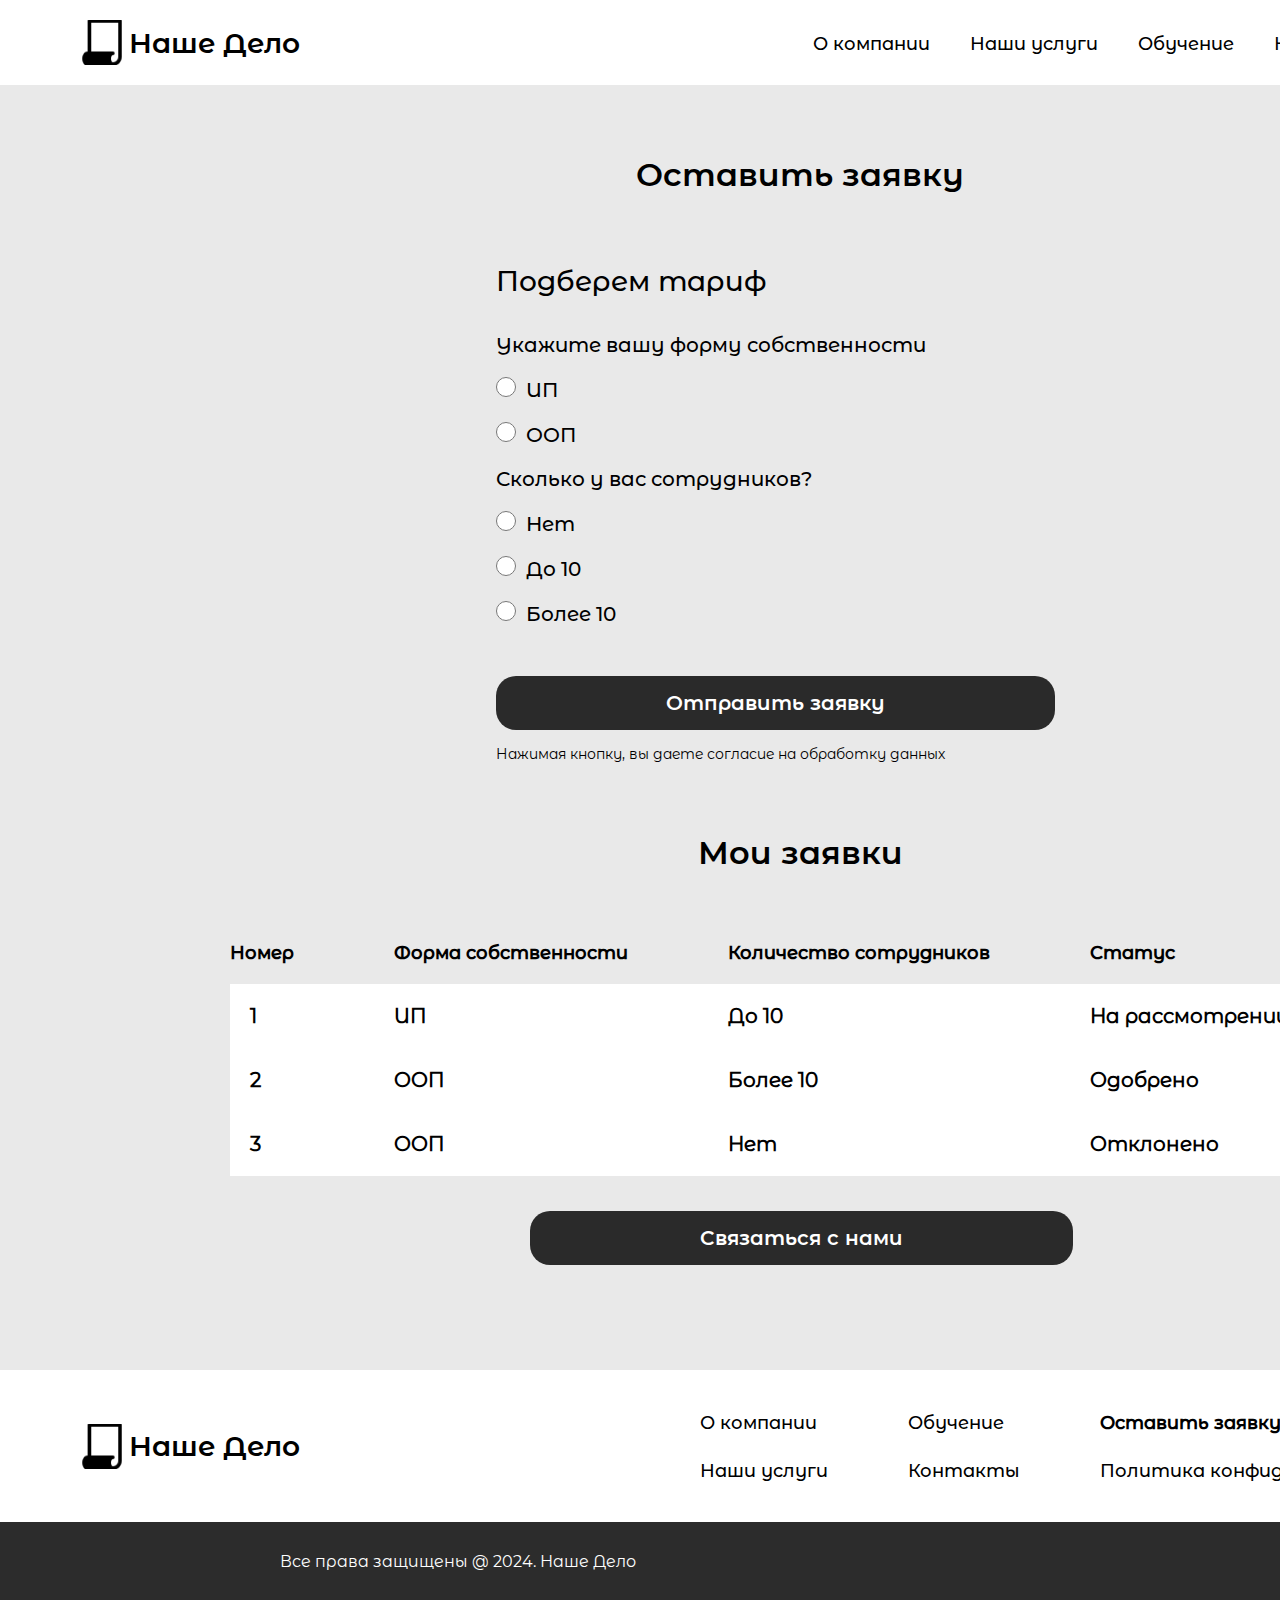
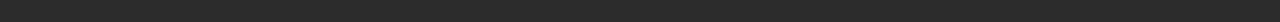
<file: pages/request.html>
<!DOCTYPE html>
<html lang="en">
  <head>
    <meta charset="UTF-8" />
    <meta name="viewport" content="width=device-width, initial-scale=1.0" />
    <title>Наше дело</title>
    <link rel="stylesheet" href="../css/main.css" />
    <link rel="stylesheet" href="../css/adaptiv.css" />
    <link rel="stylesheet" href="../css/dark.css">
    <link rel="icon" href="../img/logo.png" />
  </head>
  <body>
    <header class="container">
      <div class="main-menu">
        <a class="logo" href="../index.html">
          <img src="../img/logo.png" alt="" />
          <h1>Наше Дело</h1>
        </a>
        <nav>
          <div class="links">
            <ul>
              <li><a href="./about.html">О компании</a></li>
              <li><a href="./services.html">Наши услуги</a></li>
              <li><a href="./training.html">Обучение</a></li>
              <li><a href="./contacts.html">Контакты</a></li>
              <li><a href="./admin.html">Админ</a></li>
            </ul>
          </div>
        </nav>
      </div>

      <!-- burger -->
      <div class="menu-375">
        <a class="logo" href="../index.html">
          <img src="../img/logo.png" alt="" />
          <h1>Наше Дело</h1>
        </a>
        <div class="btns">
          <div class="burger-menu">
            <img src="../img/burger-menu.png" alt="" />
          </div>
        </div>
      </div>
      <div class="sub-menu-375">
        <nav class="sub-menu-375-links">
          <ul>
            <li><a href="./about.html">О компании</a></li>
            <li><a href="./services.html">Наши услуги</a></li>
            <li><a href="./training.html">Обучение</a></li>
            <li><a href="./contacts.html">Контакты</a></li>
            <li><a href="./admin.html">Админ</a></li>
          </ul>
        </nav>
      </div>
    </header>

    <main class="main-request">
      <div class="container">
        <h1>Оставить заявку</h1>
        <div class="request">
          <h2>Подберем тариф</h2>
          <form class="form-rate">
            <legend>Укажите вашу форму собственности</legend>
            <div class="radio-div">
              <input type="radio" id="radio-ip" name="ownership" />
              <label for="radio-ip">ИП</label>
            </div>
            <div class="radio-div">
              <input type="radio" id="radio-oop" name="ownership" />
              <label for="radio-oop">ООП</label>
            </div>

            <legend>Сколько у вас сотрудников?</legend>
            <div class="radio-div">
              <input type="radio" id="radio-none" name="employees" />
              <label for="radio-none">Нет</label>
            </div>
            <div class="radio-div">
              <input type="radio" id="radio-up-to-10" name="employees" />
              <label for="radio-up-to-10">До 10</label>
            </div>
            <div class="radio-div">
              <input type="radio" id="radio-over-10" name="employees" />
              <label for="radio-over-10">Более 10</label>
            </div>
          </form>
          <button type="submit" class="button">Отправить заявку</button>
          <p>Нажимая кнопку, вы даете согласие на обработку данных</p>
        </div>

       <div class="my-request">
          <h1>Мои заявки</h1>
          <table>
            <thead>
              <tr>
                <th class="number">Номер</th>
                <th class="forma-sobst">Форма собственности</th>
                <th class="kolvo-sotrud">Количество сотрудников</th>
                <th class="status">Статус</th>
              </tr>
            </thead>

            <tbody>
              <tr>
                <th class="number">1</th>
                <th class="forma-sobst">ИП</th>
                <th class="kolvo-sotrud">До 10</th>
                <th class="status">На рассмотрении</th>
              </tr>

              <tr>
                <th class="number">2</th>
                <th class="forma-sobst">ООП</th>
                <th class="kolvo-sotrud">Более 10</th>
                <th class="status">Одобрено</th>
              </tr>
              <tr>
                <th class="number">3</th>
                <th class="forma-sobst">ООП</th>
                <th class="kolvo-sotrud">Нет</th>
                <th class="status">Отклонено</th>
              </tr>
            </tbody>
          </table>

          <a
            href="../pages/contacts.html
            "
            class="button"
            >Cвязаться с нами</a
          >
        </div>
      </div>
    </main>

    <footer>
      <div class="container">
        <div>
          <div class="footer-top">
            <a class="logo" href="../index.html">
              <img src="../img/logo.png" alt="" />
              <h1>Наше Дело</h1>
            </a>
            <div class="links">
              <div class="links1">
                <a href="./about.html">О компании</a> <br />
                <br />
                <a href="./services.html">Наши услуги</a>
              </div>
              <div class="links1">
                <a href="./training.html">Обучение</a> <br />
                <br />
                <a href="./contacts.html">Контакты</a>
              </div>
              <div class="links1">
                <a href="./request.html" class="active">Оставить заявку</a> <br />
                <br />
                <a href="#">Политика конфиденциальности</a>
              </div>
            </div>
          </div>
        </div>
      </div>

      <!-- footer mobile -->
      <footer class="footer-mobile">
        <a class="logo" href="../index.html">
          <img src="../img/logo.png" alt="" />
          <h1>Наше Дело</h1>
        </a>

        <div class="footer-mobile-links">
          <div class="footer-mobile-links-top">
            <div class="footer-mobile-links-right">
              <a href="./about.html">О компании</a>
              <a href="./services.html">Наши услуги</a>
            </div>
            <div class="footer-mobile-links-left">
              <a href="./training.html">Обучение</a>
              <a href="./contacts.html">Контакты</a>
            </div>
          </div>
          <a href="#">Политика конфиденциальности</a>
        </div>
      </footer>

      <div class="footer-bottom">
        <div class="footer-bottom-content">
          <p>Все права защищены @ 2024. Наше Дело</p>
        </div>
      </div>
    </footer>

    <script src="../js/main.js"></script>
    <script src="../js/dark.js"></script>
  </body>
</html>
</file>
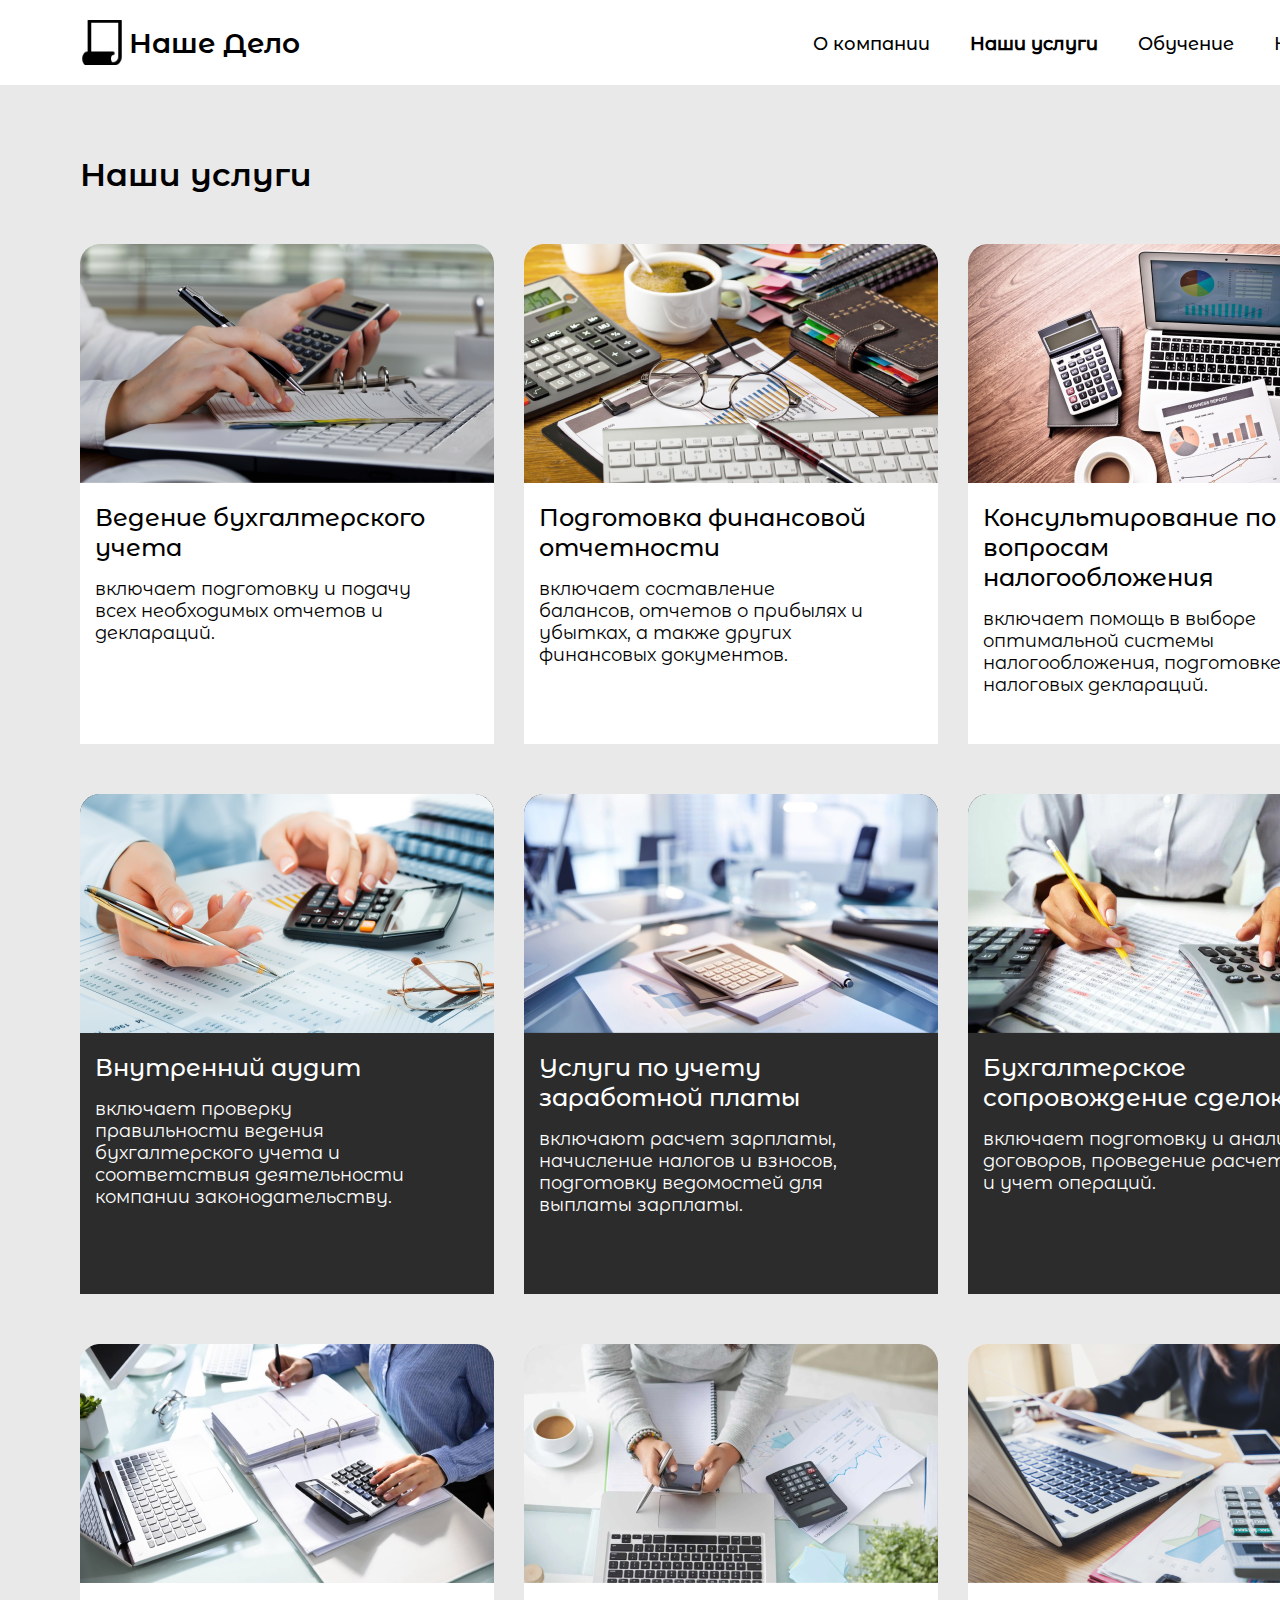
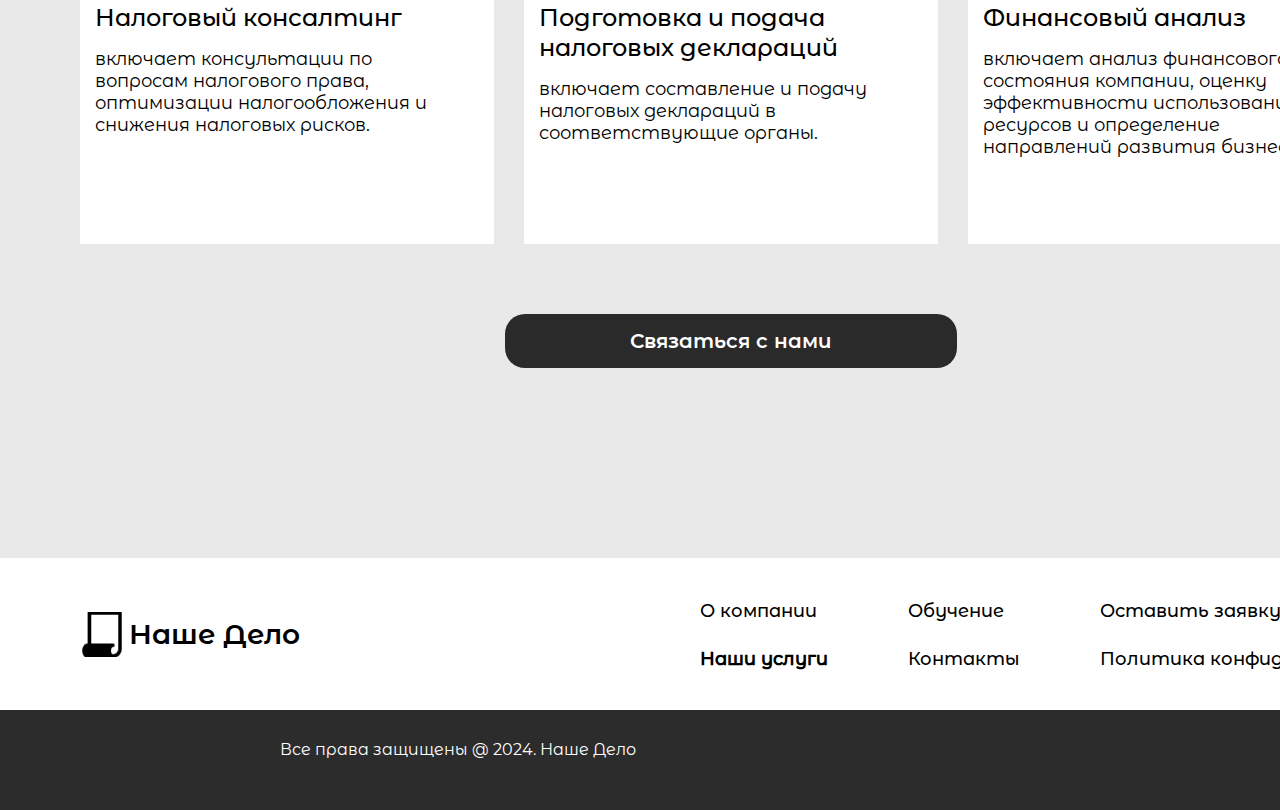
<file: pages/services.html>
<!DOCTYPE html>
<html lang="en">
  <head>
    <meta charset="UTF-8" />
    <meta name="viewport" content="width=device-width, initial-scale=1.0" />
    <title>Наше дело</title>
    <link rel="stylesheet" href="../css/main.css" />
    <link rel="stylesheet" href="../css/adaptiv.css" />
    <link rel="stylesheet" href="../css/dark.css">
    <link rel="icon" href="../img/logo.png" />
  </head>
  <body>
    <header class="container">
      <div class="main-menu">
        <a class="logo" href="../index.html">
          <img src="../img/logo.png" alt="" />
          <h1>Наше Дело</h1>
        </a>
        <nav>
          <div class="links">
            <ul>
              <li><a href="./about.html">О компании</a></li>
              <li><a href="./services.html" class="active">Наши услуги</a></li>
              <li><a href="./training.html">Обучение</a></li>
              <li><a href="./contacts.html">Контакты</a></li>
              <li><a href="./admin.html">Админ</a></li>
            </ul>
          </div>
        </nav>
      </div>

      <!-- burger -->
      <div class="menu-375">
        <a class="logo" href="../index.html">
          <img src="../img/logo.png" alt="" />
          <h1>Наше Дело</h1>
        </a>
        <div class="btns">
          <div class="burger-menu">
            <img src="../img/burger-menu.png" alt="" />
          </div>
        </div>
      </div>
      <div class="sub-menu-375">
        <nav class="sub-menu-375-links">
          <ul>
            <li><a href="./about.html">О компании</a></li>
            <li><a href="./services.html">Наши услуги</a></li>
            <li><a href="./training.html">Обучение</a></li>
            <li><a href="./contacts.html">Контакты</a></li>
            <li><a href="./admin.html">Админ</a></li>
          </ul>
        </nav>
      </div>
    </header>
    <main class="main-services">
      <div class="container">
        <h1>Наши услуги</h1>
        <div class="services-cards">
          <div class="card card-white">
            <img src="../img/services-card1.png" alt="" />
            <h2>Ведение бухгалтерского учета</h2>
            <p>
              включает подготовку и подачу всех необходимых отчетов и
              деклараций.
            </p>
          </div>

          <div class="card card-white">
            <img src="../img/services-card2.png" alt="" />
            <h2>Подготовка финансовой отчетности</h2>
            <p>
              включает составление балансов, отчетов о прибылях и убытках, а
              также других финансовых документов.
            </p>
          </div>

          <div class="card card-white">
            <img src="../img/services-card3.png" alt="" />
            <h2>Консультирование по вопросам налогообложения</h2>
            <p>
              включает помощь в выборе оптимальной системы налогообложения,
              подготовке налоговых деклараций.
            </p>
          </div>
        </div>

        <div class="services-cards">
          <div class="card card-black">
            <img src="../img/services-card4.png" alt="" />
            <h2>Внутренний аудит</h2>
            <p>
              включает проверку правильности ведения бухгалтерского учета и
              соответствия деятельности компании законодательству.
            </p>
          </div>

          <div class="card card-black">
            <img src="../img/services-card5.png" alt="" />
            <h2>Услуги по учету заработной платы</h2>
            <p>
              включают расчет зарплаты, начисление налогов и взносов, подготовку
              ведомостей для выплаты зарплаты.
            </p>
          </div>

          <div class="card card-black">
            <img src="../img/services-card6.png" alt="" />
            <h2>Бухгалтерское сопровождение сделок</h2>
            <p>
              включает подготовку и анализ договоров, проведение расчетов и учет
              операций.
            </p>
          </div>
        </div>

        <div class="services-cards">
          <div class="card card-white">
            <img src="../img/services-card7.png" alt="" />
            <h2>Налоговый консалтинг</h2>
            <p>
              включает консультации по вопросам налогового права, оптимизации
              налогообложения и снижения налоговых рисков.
            </p>
          </div>

          <div class="card card-white">
            <img src="../img/services-card8.png" alt="" />
            <h2>Подготовка и подача налоговых деклараций</h2>
            <p>
              включает составление и подачу налоговых деклараций в
              соответствующие органы.
            </p>
          </div>

          <div class="card card-white">
            <img src="../img/services-card9.png" alt="" />
            <h2>Финансовый анализ</h2>
            <p>
              включает анализ финансового состояния компании, оценку
              эффективности использования ресурсов и определение направлений
              развития бизнеса.
            </p>
          </div>
        </div>

        <div class="connection">
          <a href="./contacts.html" class="connection-button button"
            >Связаться с нами</a
          >
        </div>
      </div>
    </main>
    <footer>
      <div class="container">
        <div>
          <div class="footer-top">
            <a class="logo" href="../index.html">
              <img src="../img/logo.png" alt="" />
              <h1>Наше Дело</h1>
            </a>
            <div class="links">
              <div class="links1">
                <a href="./about.html">О компании</a> <br />
                <br />
                <a href="./services.html" class="active">Наши услуги</a>
              </div>
              <div class="links1">
                <a href="./training.html">Обучение</a> <br />
                <br />
                <a href="./contacts.html">Контакты</a>
              </div>
              <div class="links1">
                <a href="./request.html">Оставить заявку</a> <br />
                <br />
                <a href="#">Политика конфиденциальности</a>
              </div>
            </div>
          </div>
        </div>
      </div>

      <!-- footer mobile -->
      <footer class="footer-mobile">
        <a class="logo" href="../index.html">
          <img src="../img/logo.png" alt="" />
          <h1>Наше Дело</h1>
        </a>

        <div class="footer-mobile-links">
          <div class="footer-mobile-links-top">
            <div class="footer-mobile-links-right">
              <a href="./about.html">О компании</a>
              <a href="./services.html">Наши услуги</a>
            </div>
            <div class="footer-mobile-links-left">
              <a href="./training.html">Обучение</a>
              <a href="./contacts.html">Контакты</a>
            </div>
          </div>
          <a href="#">Политика конфиденциальности</a>
        </div>
      </footer>

      <div class="footer-bottom">
        <div class="footer-bottom-content">
          <p>Все права защищены @ 2024. Наше Дело</p>
        </div>
      </div>
    </footer>

    

    <script src="../js/main.js"></script>
    <script src="../js/dark.js"></script>
  </body>
</html>
</file>
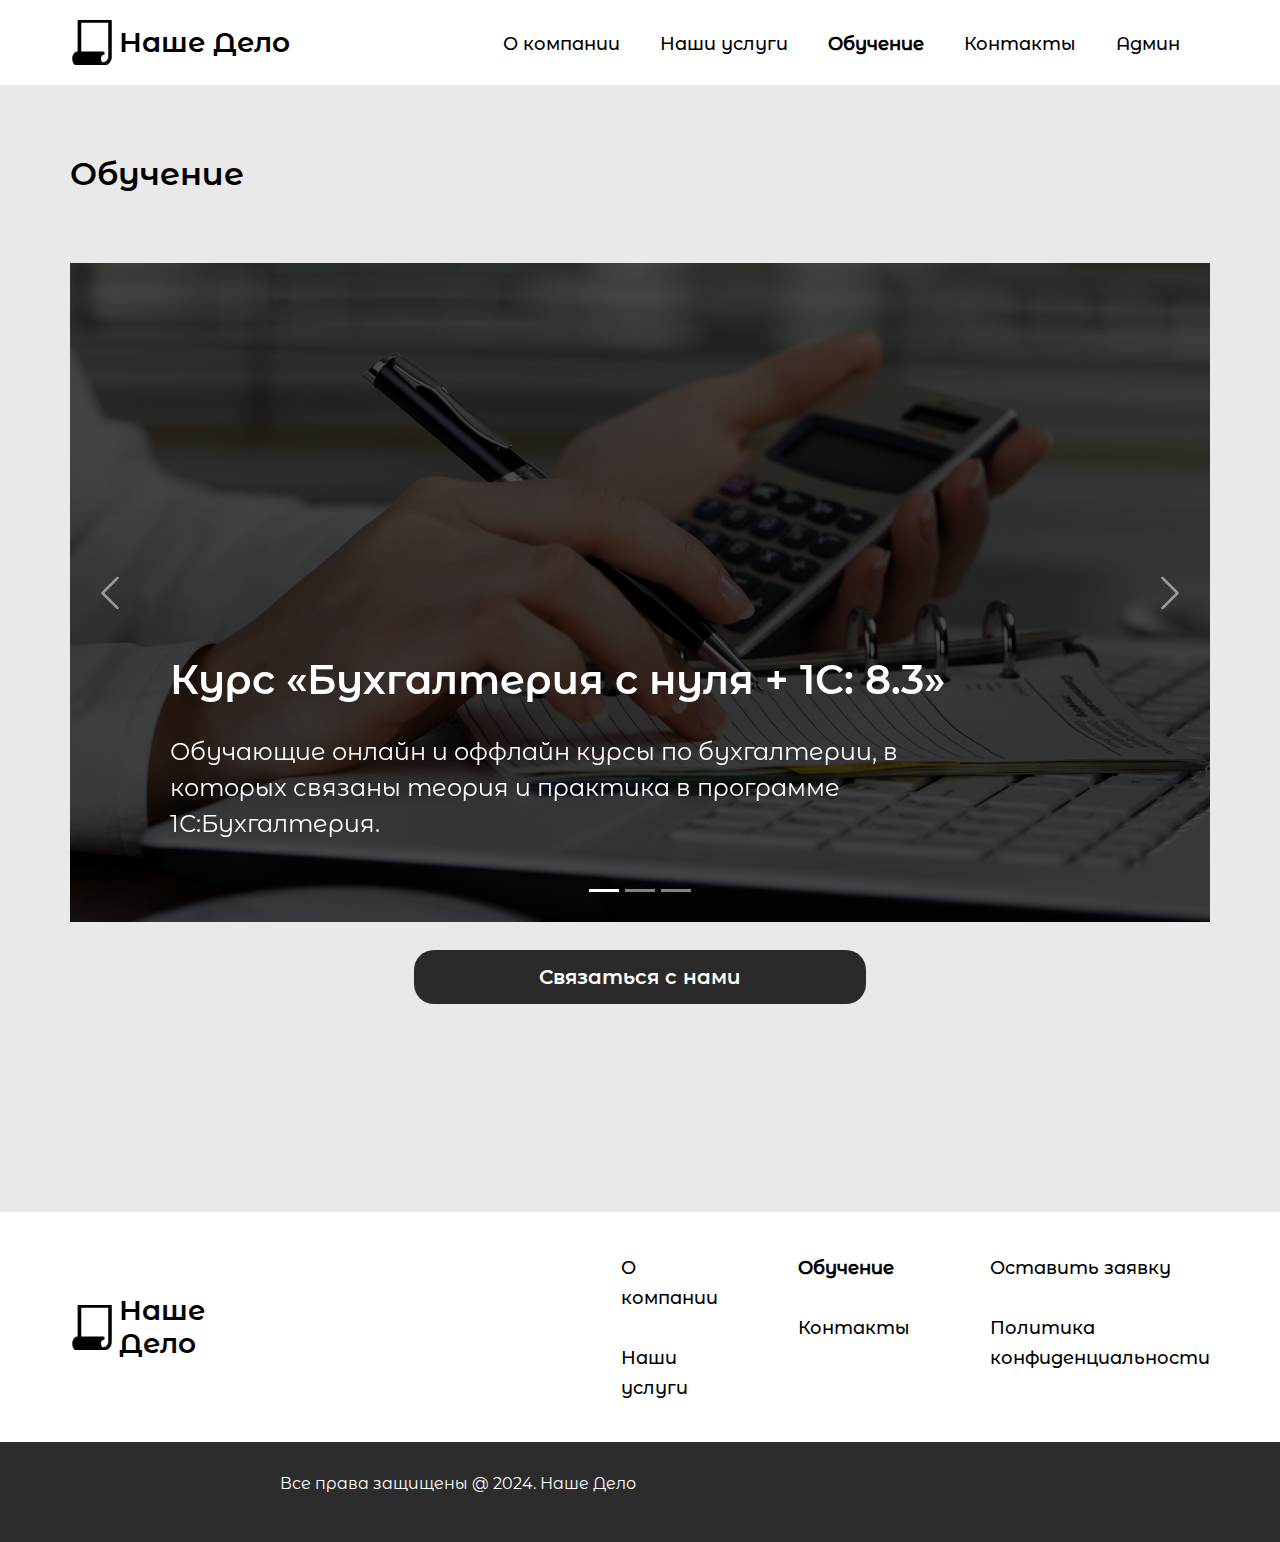
<file: pages/training.html>
<!DOCTYPE html>
<html lang="en">
  <head>
    <meta charset="UTF-8" />
    <meta name="viewport" content="width=device-width, initial-scale=1.0" />
    <title>Наше дело</title>
    <link rel="stylesheet" href="../css/main.css" />
    <link rel="stylesheet" href="../css/adaptiv.css" />
    <link rel="stylesheet" href="../css/dark.css" />
    <link rel="stylesheet" href="../css/bootstrap.min.css" />
    <link rel="icon" href="../img/logo.png" />
  </head>
  <body>
    <header class="container">
      <div class="main-menu">
        <a class="logo" href="../index.html">
          <img src="../img/logo.png" alt="" />
          <h1>Наше Дело</h1>
        </a>
        <nav>
          <div class="links">
            <ul>
              <li><a href="./about.html">О компании</a></li>
              <li><a href="./services.html">Наши услуги</a></li>
              <li><a href="./training.html" class="active">Обучение</a></li>
              <li><a href="./contacts.html">Контакты</a></li>
              <li><a href="./admin.html">Админ</a></li>
            </ul>
          </div>
        </nav>
      </div>

      <!-- burger -->
      <div class="menu-375">
        <a class="logo" href="../index.html">
          <img src="../img/logo.png" alt="" />
          <h1>Наше Дело</h1>
        </a>
        <div class="btns">
          <div class="burger-menu">
            <img src="../img/burger-menu.png" alt="" />
          </div>
        </div>
      </div>
      <div class="sub-menu-375">
        <nav class="sub-menu-375-links">
          <ul>
            <li><a href="./about.html">О компании</a></li>
            <li><a href="./services.html">Наши услуги</a></li>
            <li><a href="./training.html">Обучение</a></li>
            <li><a href="./contacts.html">Контакты</a></li>
            <li><a href="./admin.html">Админ</a></li>
          </ul>
        </nav>
      </div>
    </header>
    <main class="main-training">
      <div class="container">
        <h1 class="h1-main-train">Обучение</h1>
        <div id="carouselExampleIndicators" class="carousel slide">
          <div class="carousel-indicators">
            <button
              type="button"
              data-bs-target="#carouselExampleIndicators"
              data-bs-slide-to="0"
              class="active"
              aria-current="true"
              aria-label="Slide 1"
            ></button>
            <button
              type="button"
              data-bs-target="#carouselExampleIndicators"
              data-bs-slide-to="1"
              aria-label="Slide 2"
            ></button>
            <button
              type="button"
              data-bs-target="#carouselExampleIndicators"
              data-bs-slide-to="2"
              aria-label="Slide 3"
            ></button>
          </div>
          <div class="carousel-inner">
            <div class="carousel-item active slide1">
              <h1 class="h1-item">Курс «Бухгалтерия с нуля + 1С: 8.3»</h1>
              <p>
                Обучающие онлайн и оффлайн курсы по бухгалтерии, в которых
                связаны теория и практика в программе 1С:Бухгалтерия.
              </p>
              <!-- <img src="../img/training-slide1.png" class="d-block w-100" alt="..." /> -->
            </div>
            <div class="carousel-item slide2">
              <h1 class="h1-item">Курс «Управленческий учет для бухгалтеров»</h1>
              <p>
                Онлайн курс с квалифицированными преподавателями! Несколько
                тарифов на выбор!
              </p>
              <!-- <img src="../img/training-slide2.png" class="d-block w-100" alt="..." /> -->
            </div>
            <div class="carousel-item slide3">
              <h1 class="h1-item">Курс «Бухгалтер для ИП + 1С: Бухгалтерия»</h1>
              <p>
                Обучающий онлайн курс по бухгалтерии для предпринимателей, в
                котором воедино связаны теория и практика в программе
                1С:Бухгалтерия.
              </p>
              <!-- <img src="../img/training-slide3.png" class="d-block w-100" alt="..." /> -->
            </div>
          </div>
          <button
            class="carousel-control-prev"
            type="button"
            data-bs-target="#carouselExampleIndicators"
            data-bs-slide="prev"
          >
            <span class="carousel-control-prev-icon" aria-hidden="true"></span>
            <span class="visually-hidden">Previous</span>
          </button>
          <button
            class="carousel-control-next"
            type="button"
            data-bs-target="#carouselExampleIndicators"
            data-bs-slide="next"
          >
            <span class="carousel-control-next-icon" aria-hidden="true"></span>
            <span class="visually-hidden">Next</span>
          </button>
        </div>

        <div class="connection">
          <a href="./contacts.html" class="connection-button button"
            >Связаться с нами</a
          >
        </div>
      </div>
    </main>

    <footer>
      <div class="container">
        <div>
          <div class="footer-top">
            <a class="logo" href="../index.html">
              <img src="../img/logo.png" alt="" />
              <h1>Наше Дело</h1>
            </a>
            <div class="links links-training">
              <div class="links1">
                <a href="./about.html">О компании</a> <br />
                <br />
                <a href="./services.html">Наши услуги</a>
              </div>
              <div class="links1">
                <a href="./training.html" class="active">Обучение</a> <br />
                <br />
                <a href="./contacts.html">Контакты</a>
              </div>
              <div class="links1">
                <a href="./request.html">Оставить заявку</a> <br />
                <br />
                <a href="#">Политика конфиденциальности</a>
              </div>
            </div>
          </div>
        </div>
      </div>

      <!-- footer mobile -->
      <footer class="footer-mobile">
        <a class="logo" href="../index.html">
          <img src="../img/logo.png" alt="" />
          <h1>Наше Дело</h1>
        </a>

        <div class="footer-mobile-links">
          <div class="footer-mobile-links-top">
            <div class="footer-mobile-links-right">
              <a href="./about.html">О компании</a>
              <a href="./services.html">Наши услуги</a>
            </div>
            <div class="footer-mobile-links-left">
              <a href="./training.html">Обучение</a>
              <a href="./contacts.html">Контакты</a>
            </div>
          </div>
          <a href="#">Политика конфиденциальности</a>
        </div>
      </footer>

      <div class="footer-bottom">
        <div class="footer-bottom-content">
          <p>Все права защищены @ 2024. Наше Дело</p>
        </div>
      </div>
    </footer>

    <script src="../js/main.js"></script>
    <script src="../js/dark.js"></script>
    <script src="../js/bootstrap.min.js"></script>
  </body>
</html>
</file>
<file: css/main.css>
@charset "UTF-8";
header {
  padding-top: 20px;
  padding-bottom: 20px;
}

.main-menu {
  display: flex;
  align-items: center;
  justify-content: space-between;
  padding-right: 30px;
}

.logo {
  display: flex;
  align-items: center;
  gap: 5px;
}

.logo h1 {
  font-size: 28px;
  font-family: "sem";
}

header nav {
  display: flex;
  align-items: center;
  gap: 40px;
}

header nav .links ul {
  display: flex;
  align-items: center;
  gap: 40px;
}

header nav .btns {
  display: flex;
  align-items: center;
  gap: 40px;
}

header .links {
  position: relative;
}
header .links a {
  font-size: 18px;
  position: relative;
}

header .links a::before {
  content: "";
  position: absolute;
  width: 100%;
  height: 2px;
  border-radius: 4px;
  background-color: #18272f;
  bottom: 0;
  left: 0;
  transform-origin: right;
  transform: scaleX(0);
  transition: transform 0.3s ease-in-out;
}

header .links a:hover::before {
  transform-origin: left;
  transform: scaleX(1);
}

header .links .active {
  font-weight: 600;
}

.menu-375,
.sub-menu-375 {
  display: none;
}

@media (max-width: 768px) {
  .menu-375,
  .sub-menu-375 {
    display: none;
  }
  .main-menu {
    gap: 60px;
  }
  .main-menu .logo h1 {
    font-size: 18px;
  }
  .main-menu .logo img {
    width: 30px;
    height: 32px;
  }
  header .links a {
    font-size: 12px;
  }
  header nav {
    gap: 20px;
  }
  header nav .links ul {
    gap: 15px;
  }
  header nav .btns {
    gap: 10px;
  }
  header nav .btns img {
    width: 30px;
    height: 30px;
  }
  /* -------------------------------------------------- */
  /* LOGIN AND REGISTR */
  .popups {
    display: none; /* Скрываем окна по умолчанию */
    position: fixed;
    top: 0;
    left: 0;
    right: 0;
    bottom: 0;
    transition: opacity 0.3s ease;
  }
  .popup,
  .popup2 {
    position: absolute;
    top: 10%;
    left: 25%;
    width: 458px;
    height: auto;
  }
  .x {
    margin-top: 15px;
    margin-left: 402px;
  }
  .form-login input,
  .form-registr input {
    width: 357px;
    height: 64px;
    font-size: 14px;
  }
  .popup-btns button,
  .popup-btns2 button {
    padding: 15px 100px;
    margin-left: 20px;
  }
  .popup-btns .open-registr,
  .popup-btns2 .open-registr {
    padding: 15px 80px;
  }
  .popup-btns .or {
    font-size: 16px;
    margin-left: 216px;
  }
  .popup p,
  .popup2 p {
    font-size: 12px;
  }
  .popup-btns2 button {
    padding: 15px 80px;
  }
}
@media (max-width: 375px) {
  .main-menu {
    display: none;
  }
  /* burger */
  .menu-375 {
    padding-right: 20px;
    display: flex;
    justify-content: space-between;
    align-items: center;
  }
  .menu-375 .logo {
    margin-left: 20px;
  }
  .menu-375 .logo h1 {
    font-size: 18px;
  }
  .menu-375 .logo img {
    width: 30px;
  }
  .menu-375 .btns {
    display: flex;
    align-items: center;
    justify-content: center;
    gap: 15px;
  }
  .menu-375 .btns img {
    width: 27px;
  }
  .sub-menu-375 {
    position: absolute;
    top: 55px;
    right: 0px;
    background-color: #fff;
    padding: 15px 25px 10px 30px;
    border-radius: 0 0px 0px 20px;
    transform: scale(0);
    transition: transform 0.3s ease;
    display: block;
    visibility: hidden; /* Скрываем подменю по умолчанию */
    opacity: 0;
  }
  .sub-menu-375 a {
    font-size: 16px;
    font-weight: 500;
    margin-bottom: 10px;
  }
  .activeSubmenu {
    transform: scale(1);
    visibility: visible; /* Делаем подменю видимым */
    opacity: 1;
  }
  /* -------------------------------------------------- */
  /* LOGIN AND REGISTR */
  .popups {
    display: none; /* Скрываем окна по умолчанию */
    position: fixed;
    top: 0;
    left: 0;
    right: 0;
    bottom: 0;
    transition: opacity 0.3s ease;
  }
  .popup,
  .popup2 {
    position: absolute;
    top: 10%;
    left: 18%;
    width: 278px;
    height: auto;
  }
  .x {
    margin-left: 232px;
  }
  .popups h1 {
    font-size: 20px;
    padding-top: 10px;
    padding-bottom: 20px;
  }
  .form-login input,
  .form-registr input {
    width: 210px;
    height: 34px;
    padding-left: 30px;
    margin-bottom: 10px;
    margin-left: 20px;
    font-size: 12px;
  }
  .form-login input::placeholder {
    font-size: 12px;
  }
  .popup-btns button,
  .popup-btns2 button {
    margin-top: 10px;
    padding: 10px 60px;
    margin-left: 10px;
    font-size: 14px;
  }
  .popup-btns2 button {
    padding: 10px 40px;
  }
  .popup-btns .open-registr {
    padding: 10px 40px;
  }
  .popup p,
  .popup2 p {
    font-size: 10px;
    margin-left: 20px;
    margin-top: 10px;
    margin-bottom: 30px;
  }
  .popup-btns .or {
    font-size: 14px;
    margin-left: 126px;
  }
}
footer {
  display: block;
}

.footer-top {
  padding-top: 40px;
  padding-bottom: 40px;
  display: flex;
  align-items: center;
  gap: 400px;
}

.footer-top .links {
  display: flex;
  position: relative;
  gap: 80px;
}
.footer-top .links a {
  font-size: 18px;
  margin-bottom: 20px;
  position: relative;
}

.footer-top .links a::before {
  content: "";
  position: absolute;
  width: 100%;
  height: 2px;
  border-radius: 4px;
  background-color: #18272f;
  bottom: 0;
  left: 0;
  transform-origin: right;
  transform: scaleX(0);
  transition: transform 0.3s ease-in-out;
}

.footer-top .links a:hover::before {
  transform-origin: left;
  transform: scaleX(1);
}

.footer-top .links .active {
  font-weight: 600;
}

.footer-top .links .active {
  font-weight: 600;
}

footer .links-training a {
  margin: 0;
  padding: 0;
  width: 500px;
}

.footer-bottom {
  height: 100px;
  background-color: #2c2c2c;
}

.footer-bottom-content p {
  font-size: 16px;
  font-family: "reg";
  padding-top: 30px;
  padding-bottom: 30px;
  color: #fff;
  margin-left: 280px;
}

.footer-mobile {
  display: none;
}

@media (max-width: 768px) {
  .footer-top {
    gap: 30px;
  }
  .footer-top .logo h1 {
    font-size: 20px;
  }
  .footer-top .links {
    gap: 60px;
  }
  .footer-top .links1 a {
    margin-bottom: 10px;
    font-size: 12px;
  }
  .footer-bottom {
    height: 80px;
  }
  .footer-bottom-content p {
    font-size: 12px;
    margin-left: 58px;
  }
}
@media (max-width: 375px) {
  .footer-bottom {
    height: 50px;
  }
  .footer-bottom-content p {
    font-size: 10px;
    padding-top: 15px;
    padding-bottom: 15px;
    margin-left: 100px;
  }
  footer .footer-top {
    display: none;
  }
  /* footer mobile */
  .footer-mobile {
    display: block;
    justify-content: center;
    padding-top: 15px;
    padding-bottom: 15px;
  }
  .footer-mobile .logo {
    display: flex;
    justify-content: center;
  }
  .footer-mobile .logo h1 {
    font-size: 20px;
  }
  .footer-mobile .logo img {
    width: 30px;
  }
  .footer-mobile .footer-mobile-links {
    text-align: center;
  }
  .footer-mobile .footer-mobile-links a {
    font-size: 12px;
  }
  .footer-mobile .footer-mobile-links-top {
    display: flex;
    justify-content: center;
    gap: 50px;
    margin-top: 15px;
  }
  .footer-mobile .footer-mobile-links-right a,
  .footer-mobile .footer-mobile-links-left a {
    display: block;
    display: flex;
    align-items: center;
    justify-content: center;
  }
}
@font-face {
  src: url(../fonts/MontserratAlternates-Regular.ttf);
  font-family: "reg";
}
@font-face {
  src: url(../fonts/MontserratAlternates-Medium.ttf);
  font-family: "med";
}
@font-face {
  src: url(../fonts/MontserratAlternates-SemiBold.ttf);
  font-family: "sem";
}
@font-face {
  src: url(../fonts/MontserratAlternates-Bold.ttf);
  font-family: "bold";
}
/* анимация текста*/
@keyframes animated-text {
  from {
    width: 0;
  }
  to {
    width: 77%;
  }
}
@keyframes animated-cursor {
  from {
    border-right-color: rgba(255, 255, 255, 0.75);
  }
  to {
    border-right-color: transparent;
  }
}
@keyframes animated-text-768 {
  from {
    width: 0;
  }
  to {
    width: 84%;
  }
}
@keyframes animated-text-375 {
  from {
    width: 0;
  }
  to {
    width: 345px;
  }
}
* {
  font-family: "med";
  font-size: 20px;
  margin: 0;
  padding: 0;
}

.container {
  width: 1440px;
  padding-left: 80px;
  align-items: center;
  justify-content: center;
  margin: 0 auto;
}
.container a {
  text-decoration: none;
  font-weight: 400;
}
.container li {
  list-style: none;
}
.container ul {
  margin-bottom: 0;
}
.container h1,
.container h2,
.container h3 {
  font-weight: 400;
}

header a,
footer a {
  color: #000;
  text-decoration: none;
}

.button {
  transition: 0.4s ease-in-out;
  outline: none;
  cursor: pointer;
}

/* -------------------------------------------------- */
/* LOGIN AND REGISTR */
body {
  position: relative;
}

.popups {
  display: none; /* Скрываем окна по умолчанию */
  position: fixed;
  top: 0;
  left: 0;
  right: 0;
  bottom: 0;
  transition: opacity 0.3s ease;
}

.open-registr {
  transition: all 0.6s ease-in-out;
}

.popup,
.popup2 {
  background-color: #d1d1d1;
  border-radius: 20px;
  width: 558px;
  height: auto;
  position: absolute;
  top: 10%;
  left: 37%;
  transform: scale(0);
  z-index: 3;
  transition: opacity 0.3s ease;
}

.activ {
  transform: scale(1);
  display: block;
}

.popup p,
.popup2 p {
  font-family: "reg";
  font-size: 14px;
  margin-left: 40px;
  margin-top: 15px;
  margin-bottom: 30px;
}

.x {
  margin-top: 15px;
  margin-left: 512px;
}

.popups h1 {
  font-family: "sem";
  font-size: 32px;
  padding-top: 10px;
  padding-bottom: 30px;
  text-align: center;
}

.popups form {
  display: flex;
  flex-direction: column;
}

.form-login input,
.form-registr input {
  width: 457px;
  height: 64px;
  padding-left: 30px;
  margin-bottom: 10px;
  margin-left: 30px;
  border: none !important;
  border-radius: 20px;
  font-size: 16px;
}

.form-login input:focus {
  outline: none !important;
  box-shadow: 0 10px 10px -10px #2a2a2a;
  transition: all 0.3s ease-in-out;
}

.form-login input::placeholder {
  font-size: 16px;
  color: #4e4e4e;
}

.popup-btns button,
.popup-btns2 button {
  background-color: #2a2a2a;
  color: #fff;
  margin-top: 30px;
  padding: 15px 140px;
  text-align: center;
  border-radius: 20px;
  font-family: "sem";
  border: none !important;
  margin-left: 30px;
}

.popup-btns2 button {
  padding: 15px 115px;
}

.popup-btns .open-registr,
.popup-btns2 .open-registr {
  background-color: #fff;
  color: #2a2a2a;
  padding: 15px 115px;
  text-align: center;
  margin-top: 15px;
}

.popup-btns2 .open-registr {
  padding: 15px 140px;
}

.popup-btns button:hover {
  background-color: #fff;
  color: #000;
}

.popup-btns .open-registr:hover {
  background-color: #2c2c2c;
  color: #fff;
}

.popup-btns .or {
  font-size: 20px;
  font-family: "med";
  margin-left: 256px;
  margin-bottom: 0px;
}

/* ---------------------------------- */
/*  INDEX */
.main {
  background-image: url(../img/main.png);
  background-repeat: no-repeat;
  background-size: cover;
  height: 534px;
}

.main-content {
  display: block;
  padding-left: 70px;
  padding-top: 197px;
}

.main-content h1 {
  border-right: solid 3px rgba(255, 255, 255, 0.75);
  white-space: nowrap;
  overflow: hidden;
  animation: animated-text 3s steps(29, end) 1s 1 normal both, animated-cursor 600ms steps(29, end) infinite;
  font-size: 48px;
  width: 633px;
  font-family: "sem";
  color: #fff;
  margin-bottom: 45px;
}

.main-content a {
  background-color: #d9d9da;
  padding: 15px 25px;
  font-family: "sem";
  border-radius: 20px;
  color: #000;
}

.main-content a:hover {
  background-color: #2c2c2c;
  color: #fff;
  font-family: "sem";
}

/* ------------------------------------------------------- */
/* block2 */
.block2 {
  background-color: #e9e9e9;
}

.block2-content {
  display: block;
  padding-top: 70px;
  padding-left: 70px;
}

.block2-content h1 {
  font-size: 32px;
  font-family: "sem";
}

.block2-cards {
  display: flex;
  justify-content: center;
  padding-top: 70px;
  gap: 80px;
  padding-bottom: 120px;
}

.block2-cards .card {
  text-align: center;
}

.block2-cards h2 {
  font-size: 64px;
  color: #2c2c2c;
  font-family: "sem";
}

.block2-cards p {
  font-family: "reg";
  font-size: 22px;
}

.block2-cards .card2 p {
  width: 369px;
}

/* ------------------------------------------------------- */
/* block3 */
.block3 {
  background-image: url(../img/block3.png);
  background-repeat: no-repeat;
  background-size: cover;
  height: 697px;
}

.block3-content {
  padding-top: 70px;
  padding-left: 70px;
  display: block;
}

.block3-content h1 {
  color: #fff;
  font-size: 32px;
  font-family: "sem";
  margin-bottom: 15px;
}

.block3-content p {
  font-size: 22px;
  color: #fff;
}

.block3-cards {
  margin-top: 70px;
  display: flex;
  gap: 100px;
  align-items: center;
  justify-content: center;
}

.block3-cards .card {
  display: flex;
  align-items: center;
  gap: 15px;
  margin-bottom: 40px;
}

.block3-cards .card p {
  font-size: 20px;
  width: 470px;
  font-family: "reg";
}

/* ------------------------------------------------------- */
/* block4 */
.block4 {
  background-color: #e9e9e9;
  height: 1104px;
}

.block4-content {
  display: block;
  padding-top: 70px;
  padding-left: 70px;
}

.block4-content .h1-btn {
  display: flex;
  align-items: center;
  gap: 750px;
}

.block4-content .h1-btn h1 {
  font-size: 32px;
  font-family: "sem";
}

.block4-cards {
  padding-top: 70px;
}

.block4-cards-top {
  display: flex;
  align-items: center;
  gap: 15px;
  padding-bottom: 15px;
}

.block4-cards12 {
  display: flex;
  align-items: center;
  gap: 15px;
}

.block4-cards-top .card {
  background-color: #2a2a2a;
  width: 330px;
  height: 250px;
}

.block4-cards-top .card img {
  padding-top: 30px;
  padding-left: 20px;
}

.block4-cards-top .card p {
  color: #fff;
  font-family: "reg";
  padding-left: 20px;
  padding-top: 25px;
}

.block4-cards-bottom {
  background-image: url(../img/block4.png);
  background-repeat: no-repeat;
  background-size: cover;
  height: 552px;
  width: 1363px;
}

.block4-cards-bottom h1 {
  font-size: 32px;
  font-family: "sem";
  color: #fff;
  padding-left: 50px;
  padding-top: 50px;
}

.block4-cards-bottom p {
  font-family: "reg";
  color: #fff;
  padding-left: 50px;
  padding-top: 50px;
}

/* ------------------------------------------------------------- */
/* ABOUT */
.main-about {
  background-color: #e9e9e9;
}

.main-about .container {
  display: block;
}

.main-about h1 {
  padding-top: 70px;
  font-size: 32px;
  font-family: "sem";
}

/* ------------------------------------------------------------- */
/* about - block1*/
.main-about .about-block1 {
  display: flex;
  align-items: center;
  gap: 80px;
  padding-top: 70px;
  padding-bottom: 70px;
}

.main-about .about-block1 p {
  width: 643px;
  font-family: "reg";
}

/* ------------------------------------------------------------- */
/* about - block2*/
.about-block2 {
  background-image: url(../img/about-mission\ .png);
  background-repeat: no-repeat;
  background-size: cover;
  width: 648px;
  height: 240px;
  margin: 0 auto;
}

.about-block2 h2 {
  font-size: 28px;
  font-family: "sem";
  text-align: center;
  padding-top: 45px;
  padding-bottom: 20px;
  margin-left: 30px;
}

.about-block2 p {
  font-family: "reg";
  text-align: center;
  width: 523px;
  margin-left: 72px;
}

/* ------------------------------------------------------------- */
/* about - block3*/
.about-block3 {
  padding-top: 70px;
}

.about-block3 h1 {
  font-size: 28px;
  text-align: center;
  font-family: "sem";
  padding-bottom: 70px;
}

.about-block3-cards .card {
  display: flex;
  justify-content: center;
  gap: 10px;
  padding-bottom: 40px;
}
.about-block3-cards .card img {
  width: 94px;
  height: 98px;
}
.about-block3-cards .card .card-text h2 {
  font-size: 24px;
  padding-bottom: 20px;
}
.about-block3-cards .card .card-text p {
  font-size: 18px;
  font-family: "reg";
  color: #4e4e4e;
  width: 630px;
}

.about-block3 .connection {
  padding-top: 40px;
  padding-bottom: 120px;
  padding-left: 495px;
}

.connection-button {
  width: 451px;
  height: 53px;
  background-color: #2a2a2a;
  color: #fff;
  font-family: "sem";
  border-radius: 20px;
  padding: 15px 125px;
}

.connection-button:hover {
  background-color: #fff;
  color: #000000;
}

/* ------------------------------------------------------------- */
/* SERVICES*/
.main-services {
  background-color: #e9e9e9;
  padding-bottom: 120px;
}
.main-services h1 {
  padding-top: 70px;
  font-size: 32px;
  font-family: "sem";
}

.main-services .services-cards {
  padding-top: 50px;
  display: flex;
  align-items: center;
  gap: 30px;
}
.main-services .services-cards .card {
  background-color: #fff;
  border-radius: 20px 20px 0 0;
  width: 414px;
  height: 500px;
}
.main-services .services-cards .card-black {
  background-color: #2c2c2c;
}
.main-services .services-cards .card-black h2 {
  color: #fff;
}
.main-services .services-cards .card h2 {
  font-size: 24px;
  padding: 15px 0 15px 15px;
  width: 355px;
  line-height: 30px;
}
.main-services .services-cards .card p {
  font-size: 18px;
  padding-left: 15px;
  width: 335px;
  font-family: "reg";
}
.main-services .services-cards .card-black p {
  color: #fff;
}

.main-services .connection {
  padding-top: 85px;
  padding-bottom: 85px;
  padding-left: 425px;
}

/* ------------------------------------------------------------- */
/* CONTACTS*/
.main-contacts {
  background-color: #e9e9e9;
}
.main-contacts h1 {
  padding-top: 70px;
  font-size: 32px;
  font-family: "sem";
}

.main-contacts-content {
  padding-top: 70px;
  padding-bottom: 120px;
  display: flex;
  gap: 140px;
}
.main-contacts-content h2 {
  font-size: 24px;
  padding-bottom: 30px;
}

/* форма */
.forma {
  display: flex;
  flex-direction: column;
}

.contacts-forma input,
.contacts-forma .textarea-message {
  width: 609px;
  padding-left: 30px;
  border: none !important;
  border-radius: 20px;
  font-size: 16px;
}

.contacts-forma input {
  height: 60px;
  margin-bottom: 30px;
}

.textarea-message {
  height: 184px;
  padding-top: 20px;
  resize: none;
}

.contacts-forma input:focus,
.textarea-message:focus {
  outline: none !important;
  box-shadow: 0 10px 10px -10px #2a2a2a;
  transition: all 0.3s ease-in-out;
}

.contacts-forma input::placeholder,
.textarea-message::placeholder {
  font-size: 16px;
  color: #4e4e4e;
}

.contacts-forma button {
  background-color: #2a2a2a;
  color: #fff;
  margin-top: 30px;
  padding: 15px 170px;
  border-radius: 20px;
  font-family: "sem";
  border: none !important;
}

.contacts-forma button:hover {
  background-color: #fff;
  color: #000;
}

.contacts-forma p {
  font-family: "reg";
  font-size: 14px;
  padding-top: 15px;
}

/* контакты */
.contacts-content {
  display: flex;
  gap: 30px;
  margin-bottom: 30px;
}

.contacts-content-text p {
  padding-top: 10px;
  font-size: 16px;
  font-family: "reg";
}

.contacts-content-text .social {
  display: flex;
  align-items: center;
  gap: 15px;
  padding-top: 10px;
}

.yandex {
  width: 100%;
  height: 521px;
}

/* ------------------------------------------------------------- */
/* TRAINING*/
.main-training {
  background-color: #e9e9e9;
  padding-bottom: 120px;
}
.main-training h1 {
  padding-top: 70px;
  padding-bottom: 70px;
  font-size: 32px;
  font-family: "sem";
  color: #000;
}

.slide1 {
  background-image: url(../img/training-slide1.png);
}

.slide2 {
  background-image: url(../img/training-slide2.png);
}

.slide3 {
  background-image: url(../img/training-slide3.png);
}

.carousel-item {
  background-repeat: no-repeat;
  background-size: cover;
  width: 100%;
  height: 659px;
}
.carousel-item h1 {
  color: #fff;
  padding-left: 100px;
  padding-top: 393px;
  padding-bottom: 30px;
  font-size: 40px;
}
.carousel-item p {
  color: #fff;
  width: 774px;
  font-family: "reg";
  font-size: 24px;
  padding-left: 100px;
}

.connection-button {
  width: 451px;
  height: 53px;
  background-color: #2a2a2a;
  color: #fff;
  font-family: "sem";
  border-radius: 20px;
  padding: 15px 125px;
}

.connection-button:hover {
  background-color: #fff;
  color: #000000;
}

.main-training .connection {
  padding-top: 40px;
  padding-bottom: 100px;
  text-align: center;
}

/* ------------------------------------------------------------- */
/* REQUEST */
.main-request {
  background-color: #e9e9e9;
  padding-bottom: 120px;
}
.main-request h1 {
  padding-top: 70px;
  padding-bottom: 70px;
  font-size: 32px;
  font-family: "sem";
  color: #000;
  text-align: center;
}

.request {
  margin-left: 416px;
}
.request h2 {
  padding-bottom: 35px;
  font-size: 28px;
}
.request p {
  font-family: "reg";
  font-size: 14px;
  padding-top: 15px;
}
.request button {
  background-color: #2a2a2a;
  color: #fff;
  margin-top: 30px;
  padding: 15px 170px;
  border-radius: 20px;
  font-family: "sem";
  border: none !important;
}
.request button:hover {
  background-color: #fff;
  color: #000;
}

.my-request a {
  background-color: #2a2a2a;
  color: #fff;
  padding: 15px 170px;
  border-radius: 20px;
  font-family: "sem";
  border: none !important;
  margin-left: 450px;
}
.my-request a:hover {
  background-color: #fff;
  color: #000;
}

table {
  margin-bottom: 50px;
  border-spacing: 0;
  margin-left: 150px;
}
table thead {
  text-align: left;
}
table thead th {
  padding-bottom: 20px;
  font-size: 18px;
}
table tbody {
  text-align: left;
}
table tbody th {
  font-family: "reg";
  font-size: 20px;
  padding: 20px;
}
table tbody tr {
  background-color: #fff;
}
table .forma-sobst,
table .kolvo-sotrud,
table .status {
  padding-left: 100px;
}

.form-rate legend {
  margin-bottom: 20px;
}
.form-rate .radio-div {
  margin-bottom: 20px;
}
.form-rate input[type=radio] {
  width: 20px;
  height: 20px;
  accent-color: #2a2a2a;
}
.form-rate label {
  margin-left: 5px;
  color: black;
}

/* ------------------------------------------------------------- */
/* ADMIN */
.main-admin {
  background-color: #e9e9e9;
  padding-bottom: 120px;
}
.main-admin h1 {
  padding-top: 70px;
  padding-bottom: 70px;
  font-size: 32px;
  font-family: "sem";
  color: #000;
  text-align: center;
}

.request-cards {
  display: flex;
  gap: 120px;
  align-items: center;
  justify-content: center;
  margin-bottom: 60px;
}
.request-cards .card {
  width: 465px;
  height: 436px;
  background-color: #fff;
  border-radius: 20px;
}
.request-cards .card .card-content {
  padding: 25px 20px;
}
.request-cards .card .str {
  display: flex;
  align-items: center;
  justify-content: space-between;
  margin-bottom: 15px;
}
.request-cards .str p {
  font-size: 16px;
}
.request-cards .select-btn {
  display: flex;
  align-items: center;
  justify-content: space-between;
  padding-top: 20px;
}
.request-cards select {
  width: 214px;
  height: 42px;
  border: none !important;
  outline: none !important;
  border-radius: 20px;
  background-color: #e9e9e9;
  padding: 10px;
  font-size: 16px;
  text-align: center;
  font-family: "sem";
  cursor: pointer;
  appearance: none;
}
.request-cards select .options {
  background-color: #fff;
}
.request-cards select option {
  font-size: 16px;
  background-color: #e9e9e9;
  border: none;
  text-align: center;
  margin-bottom: 10px;
}
.request-cards select option:hover {
  background-color: #fff;
}
.request-cards button {
  background-color: #2a2a2a;
  color: #fff;
  padding: 7px 35px;
  border-radius: 20px;
  font-family: "sem";
  border: none !important;
  font-size: 16px;
}
.request-cards button:hover {
  background-color: #fff;
  color: #000;
}/*# sourceMappingURL=main.css.map */
</file>
<file: css/adaptiv.css>
@charset "UTF-8";
@media (max-width: 768px) {
  .container {
    width: 758px;
    padding-left: 10px;
  }
  /* ------------------------------------------------------------- */
  /* INDEX */
  /* main */
  .main {
    height: 426px;
  }
  .main-content {
    padding-left: 30px;
    padding-top: 187px;
  }
  .main-content h1 {
    font-size: 28px;
    width: 444px;
    margin-bottom: 26px;
    border-right: solid 3px rgba(255, 255, 255, 0.75);
    animation: animated-text-768 3s steps(50, end) 1s 1 normal both;
    line-height: 1.5;
    white-space: nowrap;
    overflow: hidden;
  }
  .main-content a {
    border-radius: 20px;
    font-size: 15px;
  }
  /* block2 */
  .block2-content {
    padding-top: 50px;
    padding-left: 30px;
  }
  .block2-content h1 {
    font-size: 24px;
  }
  .block2-cards {
    padding-top: 30px;
    gap: 30px;
    padding-bottom: 50px;
  }
  .block2-cards h2 {
    font-size: 36px;
  }
  .block2-cards p {
    font-size: 14px;
    line-height: 24px;
  }
  .block2-cards .card2 p {
    width: 248px;
  }
  /* block3 */
  .block3 {
    height: 492px;
  }
  .block3-content {
    padding-top: 50px;
    padding-left: 30px;
  }
  .block3-content h1 {
    font-size: 24px;
    margin-bottom: 10px;
  }
  .block3-content p {
    font-size: 15px;
    font: 441px;
  }
  .block3-cards {
    margin-top: 30px;
    display: flex;
    gap: 70px;
    align-items: center;
  }
  .block3-cards img {
    width: 38px;
    height: 35px;
  }
  .block3-cards .card {
    gap: 10px;
    margin-bottom: 40px;
  }
  .block3-cards .card p {
    font-size: 12px;
    width: 232px;
  }
  /* block4 */
  .block4 {
    height: 704px;
  }
  .block4-content {
    padding-top: 50px;
    padding-left: 20px;
  }
  .block4-content .h1-btn h1 {
    font-size: 24px;
    padding-left: 10px;
  }
  .block4-content .h1-btn a {
    padding: 10px 30px;
    font-size: 12px;
  }
  .block4-content .block4-cards {
    padding-top: 30px;
  }
  .block4-content .block4-cards-top {
    gap: 10px;
    padding-bottom: 15px;
  }
  .block4-content .block4-cards-top .card {
    width: 170px;
    height: 150px;
  }
  .block4-content .block4-cards-top .block4-cards12 {
    gap: 10px;
  }
  .block4-content .block4-cards-top .card img {
    padding-top: 15px;
    padding-left: 10px;
    width: 40px;
    height: 40px;
  }
  .block4-content .block4-cards-top .card p {
    padding-left: 10px;
    padding-top: 15px;
    font-size: 12px;
    line-height: 15px;
  }
  .block4-cards-bottom {
    height: 342px;
    width: 710px;
  }
  .block4-cards-bottom h1 {
    font-size: 20px;
    padding-left: 30px;
    padding-top: 30px;
  }
  .block4-cards-bottom p {
    padding-left: 30px;
    padding-top: 20px;
    font-size: 14px;
    line-height: 20px;
  }
  /* ------------------------------------------------------------- */
  /* ABOUT */
  .main-about h1 {
    padding-top: 50px;
    font-size: 24px;
    text-align: center;
  }
  /* about - block1*/
  .main-about .about-block1 {
    gap: 10px;
    padding-top: 50px;
    padding-bottom: 50px;
  }
  .main-about .about-block1 p {
    width: 364px;
    font-size: 14px;
    line-height: 18px;
  }
  .main-about .about-block1 img {
    width: 460px;
    height: 327px;
  }
  /* about - block2*/
  .about-block2 {
    width: 594px;
    height: 220px;
  }
  .about-block2 h2 {
    font-size: 24px;
  }
  .about-block2 p {
    width: 439px;
    font-size: 16px;
  }
  /* about - block3*/
  .about-block3 {
    padding-top: 50px;
  }
  .about-block3 h1 {
    font-size: 24px;
    padding-bottom: 50px;
  }
  .about-block3-cards .card {
    gap: 10px;
    padding-bottom: 30px;
  }
  .about-block3-cards .card img {
    width: 92px;
    height: 88px;
  }
  .about-block3-cards .card .card-text h2 {
    font-size: 20px;
    padding-bottom: 15px;
  }
  .about-block3-cards .card .card-text p {
    font-size: 16px;
    width: 523px;
  }
  .about-block3 .connection {
    padding-left: 145px;
  }
  /* ------------------------------------------------------------- */
  /* SERVICES*/
  .main-services h1 {
    padding-top: 40px;
    font-size: 24px;
    text-align: center;
  }
  .main-services .services-cards {
    padding-top: 30px;
    gap: 15px;
  }
  .main-services .connection {
    padding-top: 60px;
    padding-bottom: 0px;
    padding-left: 145px;
  }
  .main-services .services-cards .card {
    width: 235px;
    height: 343px;
  }
  .main-services .services-cards .card h2 {
    font-size: 15px;
    padding: 10px 0 10px 10px;
    width: 219px;
    line-height: 20px;
  }
  .main-services .services-cards .card p {
    font-size: 13px;
    padding-left: 10px;
    width: 220px;
  }
  .main-services .services-cards .card img {
    width: 235px;
    height: 163px;
  }
  /* ------------------------------------------------------------- */
  /* CONTACTS*/
  .main-contacts h1 {
    padding-top: 50px;
    font-size: 24px;
    text-align: center;
  }
  .main-contacts-content {
    padding-top: 50px;
    padding-bottom: 80px;
    display: block;
    margin-left: 180px;
  }
  .main-contacts-content h2 {
    font-size: 20px;
    padding-bottom: 30px;
  }
  .main-contacts-content .contacts-forma input,
  .contacts-forma .textarea-message {
    width: 409px;
  }
  /* контакты */
  .contacts {
    margin-top: 50px;
  }
  .yandex {
    height: 321px;
  }
  .contacts-forma button {
    padding: 10px 80px;
  }
  /* ------------------------------------------------------------- */
  /* TRAINING*/
  .main-training {
    padding-bottom: 80px;
  }
  .main-training h1 {
    padding-top: 50px;
    padding-bottom: 50px;
    font-size: 24px;
  }
  .carousel-item {
    background-repeat: no-repeat;
    background-size: cover;
    width: 100%;
    height: 431px;
  }
  .carousel-item h1 {
    padding-left: 50px;
    padding-top: 235px;
    padding-bottom: 15px;
    font-size: 24px;
  }
  .carousel-item p {
    width: 430px;
    font-size: 18px;
    padding-left: 50px;
  }
  .main-training .connection {
    padding-bottom: 80px;
  }
  /* ------------------------------------------------------------- */
  /* REQUEST */
  .main-request {
    padding-bottom: 80px;
  }
  .main-request h1 {
    padding-top: 50px;
    padding-bottom: 50px;
    font-size: 24px;
  }
  .request {
    margin-left: 116px;
  }
  .request h2 {
    font-size: 22px;
  }
  .request p {
    font-size: 14px;
  }
  .my-request a {
    margin-left: 130px;
  }
  table {
    margin-bottom: 50px;
    border-spacing: 0;
    margin-left: 0px;
  }
  table thead {
    text-align: left;
  }
  table thead th {
    padding-bottom: 10px;
    font-size: 18px;
  }
  table tbody th {
    font-size: 14px;
    padding: 10px;
  }
  table .forma-sobst,
  table .kolvo-sotrud,
  table .status {
    padding-left: 15px;
  }
  .form-rate legend {
    margin-bottom: 20px;
    font-size: 18px;
  }
  .form-rate label {
    font-size: 16px;
  }
  /* ------------------------------------------------------------- */
  /* ADMIN */
  .main-admin {
    padding-bottom: 80px;
  }
  .main-admin h1 {
    padding-top: 50px;
    padding-bottom: 50px;
    font-size: 24px;
  }
  .request-cards {
    display: flex;
    gap: 20px;
    margin-bottom: 30px;
  }
  .request-cards .card {
    width: 369px;
    height: 356px;
  }
  .request-cards .card .card-content {
    padding: 25px 10px;
  }
  .request-cards .card .str {
    margin-bottom: 10px;
  }
  .request-cards .str p {
    font-size: 14px;
  }
  .request-cards .select-btn {
    padding-top: 10px;
  }
  .request-cards select {
    width: 167px;
    height: 36px;
    padding: 8px 12px;
    font-size: 14px;
  }
  .request-cards select option {
    font-size: 14px;
    margin-bottom: 10px;
  }
  .request-cards button {
    padding: 7px 35px;
    font-size: 14px;
  }
}
/* ------------------------------------------------------------- */
@media (max-width: 375px) {
  .container {
    width: 355px !important;
    padding-left: 0;
  }
  /* ------------------------------------------------------------- */
  /* INDEX */
  /* main */
  .main {
    height: 275px;
  }
  .main-content {
    display: block;
    padding-left: 10px;
    padding-top: 127px;
  }
  .main-content h1 {
    font-size: 15px;
    margin-bottom: 15px;
    border-right: solid 3px rgba(255, 255, 255, 0.75);
    white-space: nowrap;
    overflow: hidden;
    animation: animated-text-375 3s steps(29, end) 1s 1 normal both, animated-cursor 600ms steps(29, end) infinite;
  }
  .main-content a {
    padding: 5px 20px;
    font-size: 10px;
  }
  /* block2 */
  .block2-content {
    padding-top: 30px;
    padding-left: 10px;
  }
  .block2-content h1 {
    font-size: 18px;
  }
  .block2-cards {
    padding-top: 25px;
    padding-bottom: 30px;
    gap: 0px;
  }
  .block2-cards p {
    font-size: 10px;
    line-height: 14px;
  }
  .block2-cards h2 {
    font-size: 20px;
  }
  .block2-cards .card1 p {
    width: 101px;
    margin: 0;
    padding: 0;
  }
  .block2-cards .card2 p {
    width: 137px;
  }
  .block2-cards .card3 p {
    width: 120px;
  }
  /* block3 */
  .block3 {
    height: 585px;
  }
  .block3-content {
    padding-top: 30px;
    padding-left: 15px;
  }
  .block3-content h1 {
    font-size: 18px;
  }
  .block3-content p {
    font-size: 12px;
    color: #fff;
    width: 300px;
  }
  .block3-cards {
    margin-top: 30px;
    display: block;
    margin-left: 44px;
  }
  .block3-cards .card {
    gap: 10px;
    margin-bottom: 15px;
  }
  .block3-cards .card img {
    width: 25px;
    height: 21px;
  }
  .block3-cards .card p {
    font-size: 10px;
    width: 208px;
  }
  /* block4 */
  .block4 {
    height: 754px;
  }
  .block4-content {
    padding-left: 15px;
    padding-top: 30px;
  }
  .block4-content .h1-btn {
    display: flex;
    align-items: center;
    gap: 20px;
  }
  .block4-content .h1-btn h1 {
    font-size: 18px;
  }
  .block4-content .h1-btn a {
    padding: 5px 12px;
    border-radius: 20px;
    font-size: 10px;
  }
  .block4-cards {
    padding-top: 30px;
  }
  .block4-cards .block4-cards-top {
    display: block;
    gap: 15px;
    padding-bottom: 0;
  }
  .block4-cards12 {
    display: flex;
    align-items: center;
    gap: 15px;
    margin-bottom: 10px;
  }
  .block4-cards-top .card {
    background-color: #2a2a2a;
    width: 174px;
    height: 145px;
  }
  .block4-cards-top .card img {
    padding-top: 15px;
    padding-left: 10px;
    width: 40px;
    height: 45px;
  }
  .block4-cards-top .card p {
    padding-left: 10px;
  }
  .block4-cards-bottom {
    height: 278px;
    width: 350px;
  }
  .block4-cards-bottom h1 {
    font-size: 14px;
    padding-left: 15px;
    padding-top: 30px;
  }
  .block4-cards-bottom p {
    padding-left: 15px;
    padding-top: 20px;
    font-size: 10px;
    line-height: 10px;
  }
  /* ------------------------------------------------------------ */
  /* ABOUT */
  .main-about h1 {
    padding-top: 40px;
    font-size: 20px;
  }
  /* about - block1*/
  .main-about .about-block1 {
    display: block;
    padding-top: 10px;
    padding-bottom: 40px;
  }
  .main-about .about-block1 p {
    width: 353px;
    font-size: 12px;
    text-align: center;
    line-height: 15px;
    margin-left: 10px;
    margin-top: 15px;
  }
  .main-about .about-block1 img {
    margin-left: 20px;
    width: 340px;
    height: 220px;
  }
  /* about - block2*/
  .about-block2 {
    width: 300px;
    height: 120px;
    border-radius: 20px;
  }
  .about-block2 h2 {
    font-size: 16px;
    padding-top: 25px;
    padding-bottom: 5px;
    margin-left: 30px;
  }
  .about-block2 p {
    font-size: 11px;
    width: 238px;
    margin-left: 42px;
  }
  /* about - block3*/
  .about-block3 {
    padding-top: 0px;
  }
  .about-block3 h1 {
    font-size: 20px;
    padding-bottom: 25px;
  }
  .about-block3-cards .card {
    gap: 10px;
    padding-bottom: 15px;
  }
  .about-block3-cards .card img {
    width: 42px;
    height: 39px;
  }
  .about-block3-cards .card .card-text p {
    font-size: 10px;
    width: 300px;
  }
  .about-block3-cards .card .card-text h2 {
    font-size: 14px;
    padding-bottom: 5px;
  }
  .about-block3 .connection {
    padding-top: 25px;
    padding-bottom: 60px;
    padding-left: 30px;
  }
  .connection-button {
    width: 303px;
    height: 42px;
    border-radius: 20px;
    padding: 10px 90px;
    font-size: 14px;
  }
  /* ------------------------------------------------------------- */
  /* SERVICES*/
  .main-services {
    padding-bottom: 40px;
  }
  .main-services h1 {
    padding-top: 40px;
    font-size: 20px;
    text-align: center;
  }
  .main-services .services-cards {
    padding-top: 15px;
    padding-left: 3px;
    gap: 5px;
  }
  .main-services .services-cards .card {
    background-color: #fff;
    border-radius: 20px 20px 0 0;
    width: 119px;
    height: 224px;
  }
  .main-services .services-cards .card h2 {
    font-size: 10px;
    padding: 5px 0 5px 5px;
    width: 80px;
    line-height: 10px;
  }
  .main-services .services-cards .card p {
    font-size: 8px;
    padding-left: 5px;
    width: 117px;
    line-height: 10px;
  }
  .main-services .services-cards .card img {
    width: 119px;
    height: 93px;
  }
  .main-services .services-cards .card-black {
    background-color: #2c2c2c;
  }
  .main-services .services-cards .card-black h2 {
    color: #fff;
  }
  .main-services .connection {
    padding-top: 25px;
    padding-bottom: 0px;
    padding-left: 30px;
  }
  /* ------------------------------------------------------------- */
  /* CONTACTS*/
  .main-contacts h1 {
    padding-top: 40px;
    font-size: 20px;
  }
  .main-contacts-content {
    padding-top: 25px;
    margin-left: 20px;
    padding-bottom: 50px;
    display: block;
  }
  .main-contacts-content h2 {
    font-size: 17px;
    padding-bottom: 20px;
  }
  /* форма */
  .main-contacts-content .contacts-forma input,
  .contacts-forma .textarea-message {
    width: 305px;
    padding-left: 15px;
  }
  .contacts-forma input {
    height: 40px;
    padding-left: 15px;
    margin-bottom: 15px;
    font-size: 12px;
  }
  .textarea-message {
    height: 112px;
    padding-left: 15px;
    padding-top: 20px;
    font-size: 12px;
  }
  .contacts-forma input::placeholder,
  .textarea-message::placeholder {
    font-size: 12px;
  }
  .contacts-forma button {
    margin-top: 30px;
    padding: 10px 65px;
    border-radius: 20px;
    font-size: 16px;
  }
  .contacts-forma p {
    font-size: 10px;
    padding-top: 10px;
  }
  /* контакты */
  .contacts-content {
    gap: 10px;
    margin-bottom: 15px;
  }
  .contacts-content img {
    width: 42px;
    height: 39px;
  }
  .contacts-content-text h3 {
    font-size: 14px;
  }
  .contacts-content-text p {
    padding-top: 5px;
    font-size: 10px;
  }
  .contacts-content-text .social {
    padding-top: 5px;
  }
  .contacts-forma button {
    margin-top: 20px;
    margin-left: 10px;
    padding: 10px 50px;
  }
  .social img {
    width: 20px;
    height: 22px;
  }
  .yandex {
    width: 100%;
    height: 221px;
  }
  /* ------------------------------------------------------------- */
  /* TRAINING*/
  .main-training {
    background-color: #e9e9e9;
    padding-bottom: 40px;
    padding-right: 10px;
  }
  .main-training .h1-main-train {
    padding-top: 30px;
    padding-bottom: 30px;
    font-size: 20px;
    margin-left: 110px;
  }
  .carousel-item {
    width: 0px;
    height: 300px;
  }
  .carousel-item p {
    width: 260px;
    font-size: 12px;
    padding-left: 30px;
  }
  .carousel-item .h1-item {
    padding-left: 30px;
    padding-top: 100px;
    padding-bottom: 10px;
    font-size: 18px;
    width: 243px;
    text-align: left;
  }
  .carousel-indicators {
    margin-bottom: 0;
  }
  .main-training .connection-button {
    height: 53px;
    padding: 10px 60px;
  }
  .main-training .connection {
    padding-top: 40px;
  }
  /* ------------------------------------------------------------- */
  /* REQUEST */
  .main-request {
    padding-bottom: 40px;
  }
  .main-request h1 {
    padding-top: 40px;
    padding-bottom: 40px;
    font-size: 20px;
  }
  .request {
    margin-left: 20px;
  }
  .request h2 {
    padding-bottom: 25px;
    font-size: 18px;
  }
  .request p {
    font-size: 10px;
  }
  .request button {
    margin-top: 20px;
    padding: 10px 84px;
    font-size: 16px;
  }
  .my-request a {
    padding: 10px 84px;
    font-size: 16px;
    margin-left: 20px;
  }
  table {
    margin-bottom: 50px;
    border-spacing: 0;
    margin-left: 0px;
  }
  table thead th {
    padding-bottom: 10px;
    font-size: 14px;
  }
  table tbody th {
    font-size: 10px;
    padding: 10px;
  }
  table .forma-sobst,
  table .kolvo-sotrud,
  table .status {
    padding-left: 5px;
  }
  .form-rate legend {
    margin-bottom: 10px;
    font-size: 16px;
  }
  .form-rate .radio-div {
    margin-bottom: 10px;
  }
  .form-rate input[type=radio] {
    width: 15px;
    height: 15px;
  }
  .form-rate label {
    margin-left: 5px;
    font-size: 14px;
  }
  /* ------------------------------------------------------------- */
  /* ADMIN */
  .main-admin {
    padding-bottom: 50px;
  }
  .main-admin h1 {
    padding-top: 30px;
    padding-bottom: 30px;
    font-size: 20px;
  }
  .request-cards {
    gap: 10px;
    margin-bottom: 10px;
  }
  .request-cards .card {
    width: 185px;
    height: 271px;
  }
  .request-cards .card .card-content {
    padding: 20px 10px;
  }
  .request-cards .card .str {
    margin-bottom: 10px;
  }
  .request-cards .str p {
    font-size: 9px;
    line-height: 10px;
  }
  .request-cards .select-btn {
    padding-top: 10px;
    flex-direction: column;
    justify-content: center;
  }
  .request-cards select {
    width: 97px;
    height: 18px;
    padding: 4px 8px;
    font-size: 8px;
  }
  .request-cards select option {
    font-size: 8px;
  }
  .request-cards button {
    padding: 4px 8px;
    font-size: 8px;
    line-height: 10px;
    margin-top: 10px;
  }
}/*# sourceMappingURL=adaptiv.css.map */
</file>
<file: css/dark.css>
@charset "UTF-8";
header {
  padding-top: 20px;
  padding-bottom: 20px;
}

.main-menu {
  display: flex;
  align-items: center;
  justify-content: space-between;
  padding-right: 30px;
}

.logo {
  display: flex;
  align-items: center;
  gap: 5px;
}

.logo h1 {
  font-size: 28px;
  font-family: "sem";
}

header nav {
  display: flex;
  align-items: center;
  gap: 40px;
}

header nav .links ul {
  display: flex;
  align-items: center;
  gap: 40px;
}

header nav .btns {
  display: flex;
  align-items: center;
  gap: 40px;
}

header .links {
  position: relative;
}
header .links a {
  font-size: 18px;
  position: relative;
}

header .links a::before {
  content: "";
  position: absolute;
  width: 100%;
  height: 2px;
  border-radius: 4px;
  background-color: #18272f;
  bottom: 0;
  left: 0;
  transform-origin: right;
  transform: scaleX(0);
  transition: transform 0.3s ease-in-out;
}

header .links a:hover::before {
  transform-origin: left;
  transform: scaleX(1);
}

header .links .active {
  font-weight: 600;
}

.menu-375,
.sub-menu-375 {
  display: none;
}

@media (max-width: 768px) {
  .menu-375,
  .sub-menu-375 {
    display: none;
  }
  .main-menu {
    gap: 60px;
  }
  .main-menu .logo h1 {
    font-size: 18px;
  }
  .main-menu .logo img {
    width: 30px;
    height: 32px;
  }
  header .links a {
    font-size: 12px;
  }
  header nav {
    gap: 20px;
  }
  header nav .links ul {
    gap: 15px;
  }
  header nav .btns {
    gap: 10px;
  }
  header nav .btns img {
    width: 30px;
    height: 30px;
  }
  /* -------------------------------------------------- */
  /* LOGIN AND REGISTR */
  .popups {
    display: none; /* Скрываем окна по умолчанию */
    position: fixed;
    top: 0;
    left: 0;
    right: 0;
    bottom: 0;
    transition: opacity 0.3s ease;
  }
  .popup,
  .popup2 {
    position: absolute;
    top: 10%;
    left: 25%;
    width: 458px;
    height: auto;
  }
  .x {
    margin-top: 15px;
    margin-left: 402px;
  }
  .form-login input,
  .form-registr input {
    width: 357px;
    height: 64px;
    font-size: 14px;
  }
  .popup-btns button,
  .popup-btns2 button {
    padding: 15px 100px;
    margin-left: 20px;
  }
  .popup-btns .open-registr,
  .popup-btns2 .open-registr {
    padding: 15px 80px;
  }
  .popup-btns .or {
    font-size: 16px;
    margin-left: 216px;
  }
  .popup p,
  .popup2 p {
    font-size: 12px;
  }
  .popup-btns2 button {
    padding: 15px 80px;
  }
}
@media (max-width: 375px) {
  .main-menu {
    display: none;
  }
  /* burger */
  .menu-375 {
    padding-right: 20px;
    display: flex;
    justify-content: space-between;
    align-items: center;
  }
  .menu-375 .logo {
    margin-left: 20px;
  }
  .menu-375 .logo h1 {
    font-size: 18px;
  }
  .menu-375 .logo img {
    width: 30px;
  }
  .menu-375 .btns {
    display: flex;
    align-items: center;
    justify-content: center;
    gap: 15px;
  }
  .menu-375 .btns img {
    width: 27px;
  }
  .sub-menu-375 {
    position: absolute;
    top: 55px;
    right: 0px;
    background-color: #fff;
    padding: 15px 25px 10px 30px;
    border-radius: 0 0px 0px 20px;
    transform: scale(0);
    transition: transform 0.3s ease;
    display: block;
    visibility: hidden; /* Скрываем подменю по умолчанию */
    opacity: 0;
  }
  .sub-menu-375 a {
    font-size: 16px;
    font-weight: 500;
    margin-bottom: 10px;
  }
  .activeSubmenu {
    transform: scale(1);
    visibility: visible; /* Делаем подменю видимым */
    opacity: 1;
  }
  /* -------------------------------------------------- */
  /* LOGIN AND REGISTR */
  .popups {
    display: none; /* Скрываем окна по умолчанию */
    position: fixed;
    top: 0;
    left: 0;
    right: 0;
    bottom: 0;
    transition: opacity 0.3s ease;
  }
  .popup,
  .popup2 {
    position: absolute;
    top: 10%;
    left: 18%;
    width: 278px;
    height: auto;
  }
  .x {
    margin-left: 232px;
  }
  .popups h1 {
    font-size: 20px;
    padding-top: 10px;
    padding-bottom: 20px;
  }
  .form-login input,
  .form-registr input {
    width: 210px;
    height: 34px;
    padding-left: 30px;
    margin-bottom: 10px;
    margin-left: 20px;
    font-size: 12px;
  }
  .form-login input::placeholder {
    font-size: 12px;
  }
  .popup-btns button,
  .popup-btns2 button {
    margin-top: 10px;
    padding: 10px 60px;
    margin-left: 10px;
    font-size: 14px;
  }
  .popup-btns2 button {
    padding: 10px 40px;
  }
  .popup-btns .open-registr {
    padding: 10px 40px;
  }
  .popup p,
  .popup2 p {
    font-size: 10px;
    margin-left: 20px;
    margin-top: 10px;
    margin-bottom: 30px;
  }
  .popup-btns .or {
    font-size: 14px;
    margin-left: 126px;
  }
}
footer {
  display: block;
}

.footer-top {
  padding-top: 40px;
  padding-bottom: 40px;
  display: flex;
  align-items: center;
  gap: 400px;
}

.footer-top .links {
  display: flex;
  position: relative;
  gap: 80px;
}
.footer-top .links a {
  font-size: 18px;
  margin-bottom: 20px;
  position: relative;
}

.footer-top .links a::before {
  content: "";
  position: absolute;
  width: 100%;
  height: 2px;
  border-radius: 4px;
  background-color: #18272f;
  bottom: 0;
  left: 0;
  transform-origin: right;
  transform: scaleX(0);
  transition: transform 0.3s ease-in-out;
}

.footer-top .links a:hover::before {
  transform-origin: left;
  transform: scaleX(1);
}

.footer-top .links .active {
  font-weight: 600;
}

.footer-top .links .active {
  font-weight: 600;
}

footer .links-training a {
  margin: 0;
  padding: 0;
  width: 500px;
}

.footer-bottom {
  height: 100px;
  background-color: #2c2c2c;
}

.footer-bottom-content p {
  font-size: 16px;
  font-family: "reg";
  padding-top: 30px;
  padding-bottom: 30px;
  color: #fff;
  margin-left: 280px;
}

.footer-mobile {
  display: none;
}

@media (max-width: 768px) {
  .footer-top {
    gap: 30px;
  }
  .footer-top .logo h1 {
    font-size: 20px;
  }
  .footer-top .links {
    gap: 60px;
  }
  .footer-top .links1 a {
    margin-bottom: 10px;
    font-size: 12px;
  }
  .footer-bottom {
    height: 80px;
  }
  .footer-bottom-content p {
    font-size: 12px;
    margin-left: 58px;
  }
}
@media (max-width: 375px) {
  .footer-bottom {
    height: 50px;
  }
  .footer-bottom-content p {
    font-size: 10px;
    padding-top: 15px;
    padding-bottom: 15px;
    margin-left: 100px;
  }
  footer .footer-top {
    display: none;
  }
  /* footer mobile */
  .footer-mobile {
    display: block;
    justify-content: center;
    padding-top: 15px;
    padding-bottom: 15px;
  }
  .footer-mobile .logo {
    display: flex;
    justify-content: center;
  }
  .footer-mobile .logo h1 {
    font-size: 20px;
  }
  .footer-mobile .logo img {
    width: 30px;
  }
  .footer-mobile .footer-mobile-links {
    text-align: center;
  }
  .footer-mobile .footer-mobile-links a {
    font-size: 12px;
  }
  .footer-mobile .footer-mobile-links-top {
    display: flex;
    justify-content: center;
    gap: 50px;
    margin-top: 15px;
  }
  .footer-mobile .footer-mobile-links-right a,
  .footer-mobile .footer-mobile-links-left a {
    display: block;
    display: flex;
    align-items: center;
    justify-content: center;
  }
}
html.dark_style {
  /* INDEX */
  /* --------------------------------------------------- */
  /* ABOUT */
  /* --------------------------------------------------- */
  /* SERVICES */
  /* ------------------------------------------------------------- */
  /* CONTACTS*/
  /* ------------------------------------------------------------- */
  /* TRAINING*/
  /* ------------------------------------------------------------- */
  /* REQUEST */
  /* ------------------------------------------------------------- */
  /* ADMIN */
}
html.dark_style .block2 {
  background-color: #2a2a2a;
}
html.dark_style .block2 h1,
html.dark_style .block2 h2,
html.dark_style .block2 .block2-cards h2,
html.dark_style .block2 .block2-cards p {
  color: #fff;
}
html.dark_style .block4 {
  background-color: #2a2a2a;
}
html.dark_style .block4 h1 {
  color: #fff;
}
html.dark_style .block4 .block4-cards-top .card {
  background-color: #696969;
}
html.dark_style .main-about {
  background-color: #2a2a2a;
}
html.dark_style .main-about h1,
html.dark_style .main-about .about-block1 p,
html.dark_style .main-about .about-block3 h1,
html.dark_style .main-about .about-block3 h2,
html.dark_style .main-about .about-block3 p {
  color: #fff;
}
html.dark_style .main-about .about-block3-cards .card img {
  border: 2px solid #fff;
  border-radius: 20px;
}
html.dark_style .main-about .connection-button {
  background-color: #fff;
  color: #2a2a2a;
}
html.dark_style .main-about .connection-button:hover {
  background-color: #696969;
  color: #fff;
}
html.dark_style .main-services {
  background-color: #2a2a2a;
}
html.dark_style .main-services h1,
html.dark_style .main-services .services-cards .card h2,
html.dark_style .main-services .services-cards .card p {
  color: #fff;
}
html.dark_style .main-services .services-cards .card {
  background-color: #171717;
}
html.dark_style .main-services .services-cards .card-black {
  background-color: #4e4e4e;
}
html.dark_style .main-services .connection-button {
  background-color: #fff;
  color: #2a2a2a;
}
html.dark_style .main-services .connection-button:hover {
  background-color: #696969;
  color: #fff;
}
html.dark_style .main-contacts {
  background-color: #2a2a2a;
}
html.dark_style .main-contacts h1,
html.dark_style .main-contacts .main-contacts-content h2,
html.dark_style .main-contacts .contacts-forma p,
html.dark_style .main-contacts .contacts-content-text p,
html.dark_style .main-contacts .contacts-content-text h3 {
  color: #fff;
}
html.dark_style .main-contacts .contacts-forma button {
  background-color: #fff;
  color: #2a2a2a;
}
html.dark_style .main-contacts .contacts-forma button:hover {
  background-color: #696969;
  color: #fff;
}
html.dark_style .main-contacts .contacts-content img {
  border: 2px solid #fff;
  border-radius: 20px;
}
html.dark_style .main-contacts .contacts-content-text .social img {
  background-color: #fff;
  border-radius: 10%;
}
html.dark_style .main-training {
  background-color: #2a2a2a;
}
html.dark_style .main-training h1 {
  color: #fff;
}
html.dark_style .main-training .connection-button {
  background-color: #fff;
  color: #2a2a2a;
}
html.dark_style .main-training .connection-button:hover {
  background-color: #696969;
  color: #fff;
}
html.dark_style .main-request {
  background-color: #2a2a2a;
}
html.dark_style .main-request h1,
html.dark_style .main-request .request h2,
html.dark_style .main-request .request p,
html.dark_style .main-request .form-rate legend,
html.dark_style .main-request .form-rate label,
html.dark_style .main-request table thead th {
  color: #fff;
}
html.dark_style .main-request .request button,
html.dark_style .main-request .my-request a {
  background-color: #fff;
  color: #2a2a2a;
}
html.dark_style .main-request .request button:hover,
html.dark_style .main-request .my-request a:hover {
  background-color: #696969;
  color: #fff;
}
html.dark_style .main-admin {
  background-color: #2a2a2a;
}
html.dark_style .main-admin h1 {
  color: #fff;
}/*# sourceMappingURL=dark.css.map */
</file>
